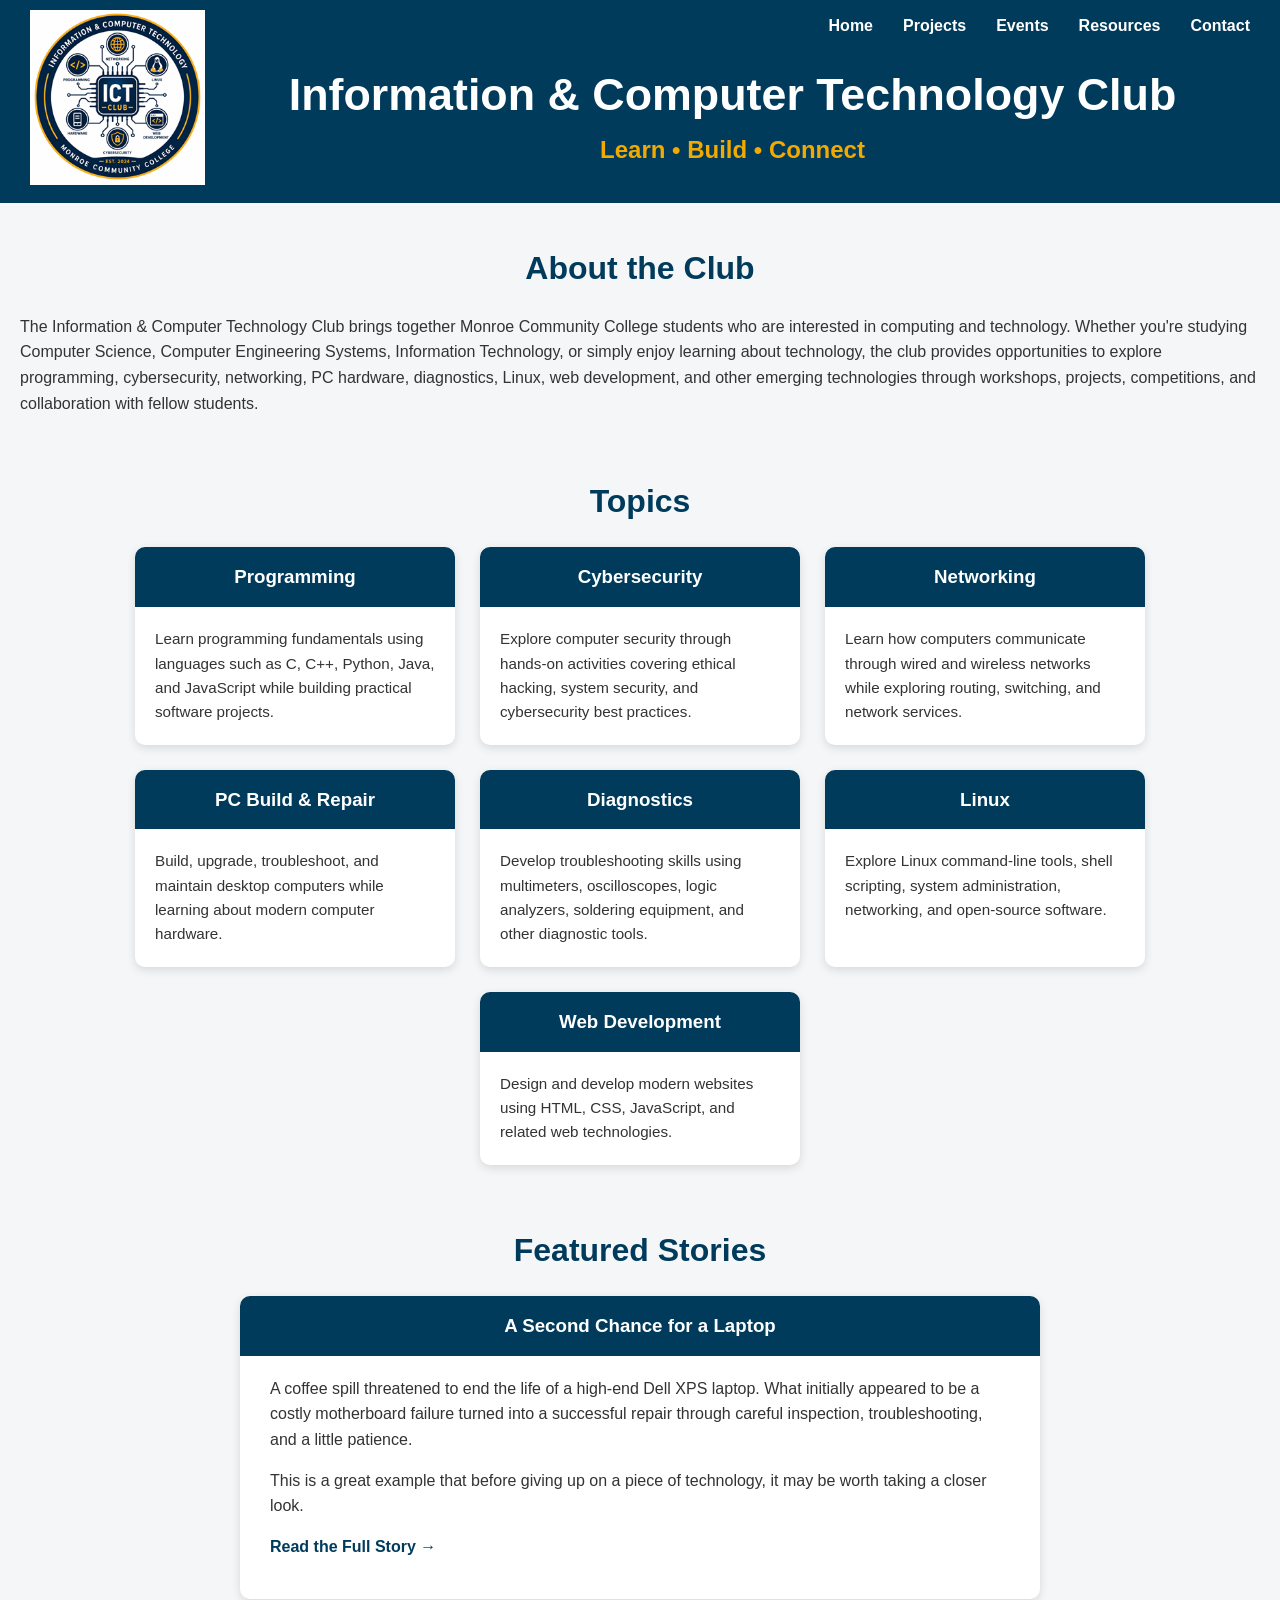
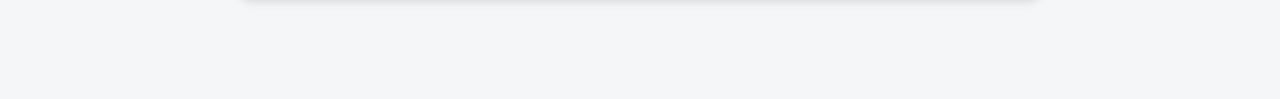
<file: index.html>
<!DOCTYPE html>

<!--
===========================================================
FILE:       index.html

DESCRIPTION:
    Home page for the Monroe Community College
    Information & Computer Technology Club website.

    This page serves as the primary landing page for
    prospective and current club members. It provides
    an overview of the club, highlights areas of
    interest, and directs visitors to projects,
    events, resources, and contact information.

AUTHOR:
    Monroe Community College
    Information & Computer Technology Club

===========================================================
-->

<html lang="en">

<head>
    <meta charset="UTF-8">
    <meta name="viewport" content="width=device-width, initial-scale=1.0">
    <title>Information & Computer Technology Club</title>
    <link rel="stylesheet" href="styles.css">
    <link rel="icon" type="image/png" href="images/ict_club_logo.png">
</head>

<body>
    <header>
        <div class="header-layout">
            <div class="logo">
                <a href="index.html">
                    <img src="images/ict_club_logo.png" alt="ICT Club Logo">
                </a>
            </div>

            <div class="header-content">
                <nav>
                    <ul class="nav-links">
                        <li><a href="index.html">Home</a></li>
                        <li><a href="projects.html">Projects</a></li>
                        <li><a href="events.html">Events</a></li>
                        <li><a href="resources.html">Resources</a></li>
                        <li><a href="contact.html">Contact</a></li>
                    </ul>
                </nav>

                <div class="hero">
                    <h1>Information &amp; Computer Technology Club</h1>
                    <h2>Learn • Build • Connect</h2>
                </div>
            </div>
        </div>
    </header>

    <main>
        <section id="about">
            <h2>About the Club</h2>
            <p>
                The Information & Computer Technology Club brings together
                Monroe Community College students who are interested in
                computing and technology.
                Whether you're studying Computer Science,
                Computer Engineering Systems,
                Information Technology,
                or simply enjoy learning about technology,
                the club provides opportunities to explore programming,
                cybersecurity,
                networking,
                PC hardware,
                diagnostics,
                Linux,
                web development,
                and other emerging technologies through workshops,
                projects,
                competitions,
                and collaboration with fellow students.
            </p>
        </section>

        <section id="topics">
            <h2>Topics</h2>
            <div class="card-container">
                <div class="card">
                    <h3>Programming</h3>
                    <p>
                        Learn programming fundamentals using languages
                        such as C, C++, Python, Java, and JavaScript
                        while building practical software projects.
                    </p>
                </div>
                <div class="card">
                    <h3>Cybersecurity</h3>
                    <p>
                        Explore computer security through hands-on
                        activities covering ethical hacking,
                        system security,
                        and cybersecurity best practices.
                    </p>
                </div>
                <div class="card">
                    <h3>Networking</h3>
                    <p>
                        Learn how computers communicate through
                        wired and wireless networks while exploring
                        routing, switching, and network services.
                    </p>
                </div>
                <div class="card">
                    <h3>PC Build & Repair</h3>
                    <p>
                        Build, upgrade, troubleshoot,
                        and maintain desktop computers while learning
                        about modern computer hardware.
                    </p>
                </div>
                <div class="card">
                    <h3>Diagnostics</h3>
                    <p>
                        Develop troubleshooting skills using
                        multimeters,
                        oscilloscopes,
                        logic analyzers,
                        soldering equipment,
                        and other diagnostic tools.
                    </p>
                </div>
                <div class="card">
                    <h3>Linux</h3>
                    <p>
                        Explore Linux command-line tools,
                        shell scripting,
                        system administration,
                        networking,
                        and open-source software.
                    </p>
                </div>
                <div class="card">
                    <h3>Web Development</h3>
                    <p>
                        Design and develop modern websites using
                        HTML,
                        CSS,
                        JavaScript,
                        and related web technologies.
                    </p>
                </div>
            </div>
        </section>
        <section id="featured-story">
            <h2>Featured Stories</h2>

            <div class="featured-story-card">
                <h3>A Second Chance for a Laptop</h3>
                <p>
                    A coffee spill threatened to end the life of a
                    high-end Dell XPS laptop. What initially appeared
                    to be a costly motherboard failure turned into
                    a successful repair through careful inspection,
                    troubleshooting, and a little patience.
                </p>
                <p>
                    This is a great example that before giving
                    up on a piece of technology, it may be worth
                    taking a closer look.
                </p>
                <p>
                    <a href="laptop-repair.html" >
                        Read the Full Story &rarr;
                    </a>
                </p>
            </div>

        </section>
    </main>
</file>
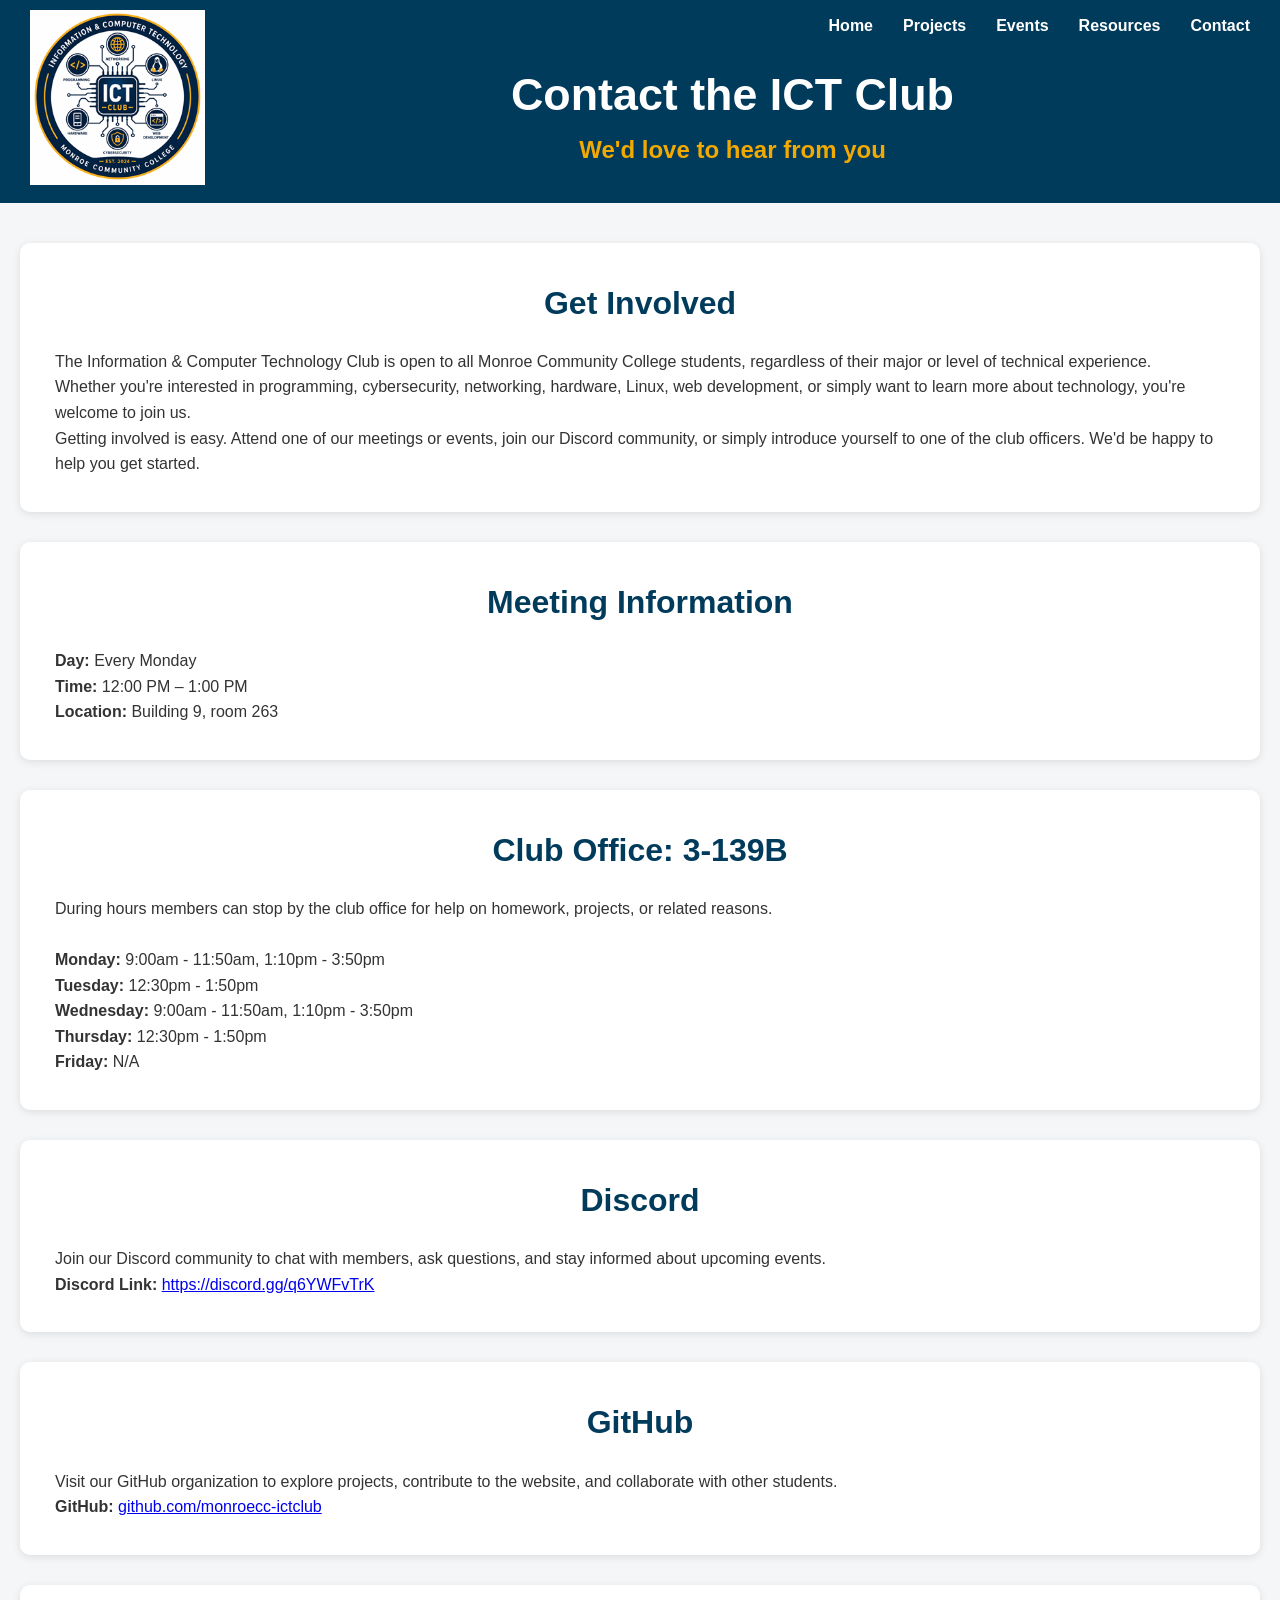
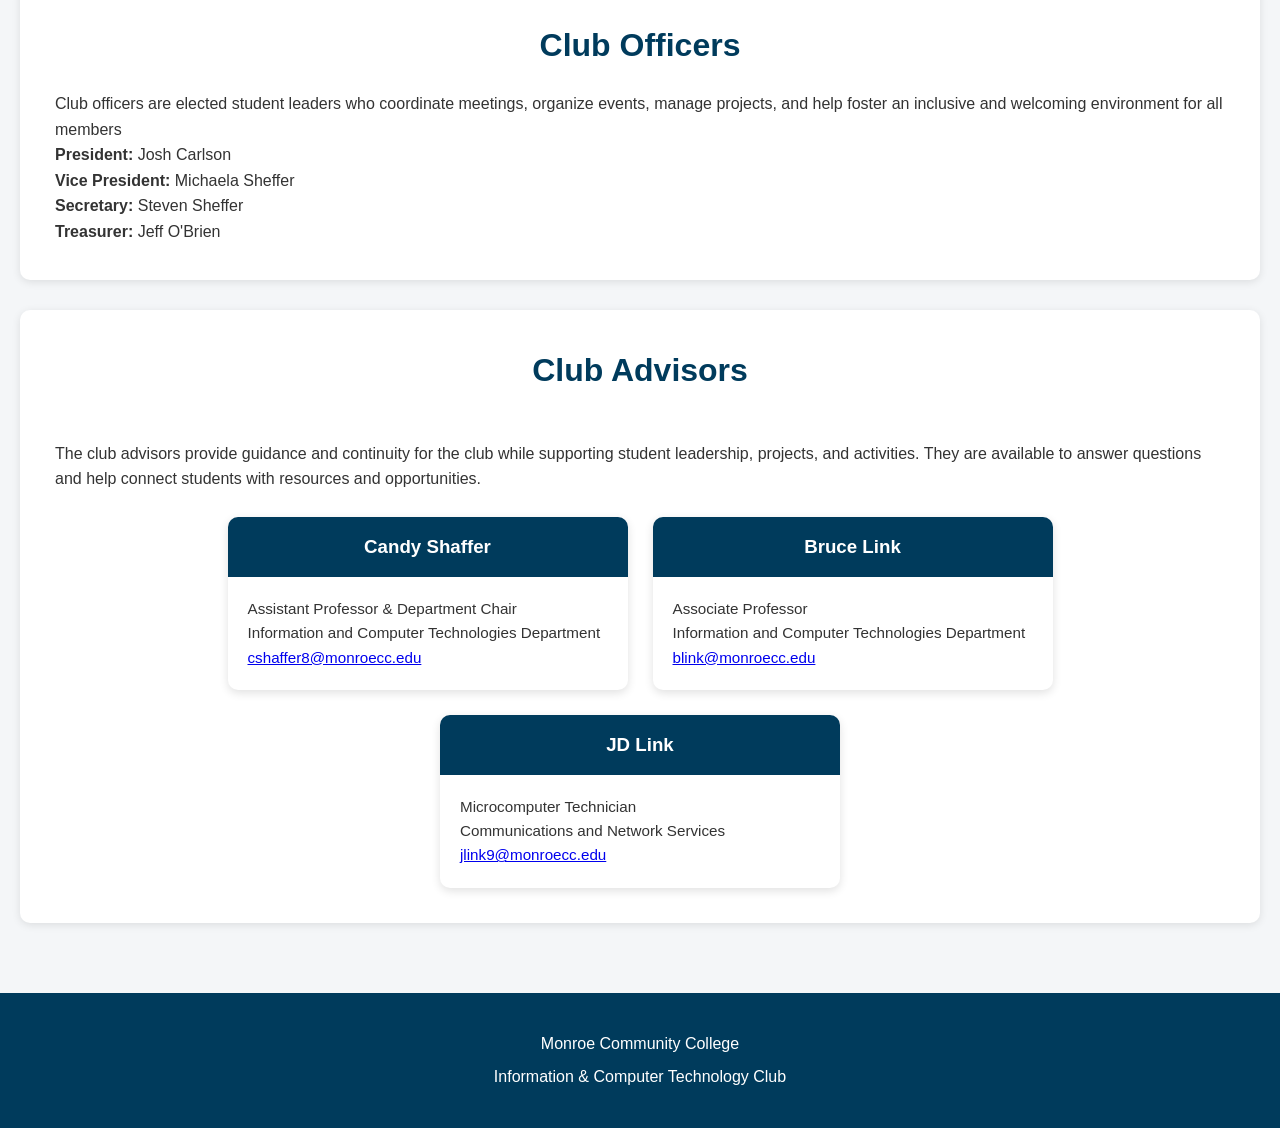
<file: contact.html>
<!DOCTYPE html>

<!--
===========================================================
FILE:       contact.html

DESCRIPTION:
    Contact page for the Monroe Community College
    Information & Computer Technology Club website.

    Provides information on how to get involved with
    the club, including meeting information, Discord,
    GitHub, club officers, and faculty advisors.

AUTHOR:
    Monroe Community College
    Information & Computer Technology Club

===========================================================
-->

<html lang="en">

<head>
    <meta charset="UTF-8">
    <meta name="viewport" content="width=device-width, initial-scale=1.0">
    <title>Contact - ICT Club</title>
    <link rel="stylesheet" href="styles.css">
    <link rel="icon" type="image/png" href="images/ict_club_logo.png">
</head>

<body>
    <header>
        <div class="header-layout">
            <div class="logo">
                <a href="index.html">
                    <img src="images/ict_club_logo.png" alt="ICT Club Logo">
                </a>
            </div>

            <div class="header-content">
                <nav>
                    <ul class="nav-links">
                        <li><a href="index.html">Home</a></li>
                        <li><a href="projects.html">Projects</a></li>
                        <li><a href="events.html">Events</a></li>
                        <li><a href="resources.html">Resources</a></li>
                        <li><a href="contact.html">Contact</a></li>
                    </ul>
                </nav>

                <div class="hero">
                    <h1>Contact the ICT Club</h1>
                    <h2>We'd love to hear from you</h2>
                </div>
            </div>
        </div>
    </header>

    <main>
        <section class="section-box">
            <h2>Get Involved</h2>
            <p>
                The Information & Computer Technology Club is open to all
                Monroe Community College students, regardless of their major
                or level of technical experience.
            </p>
            <p>
                Whether you're interested in programming, cybersecurity,
                networking, hardware, Linux, web development, or simply want
                to learn more about technology, you're welcome to join us.
            </p>
            <p>
                Getting involved is easy. Attend one of our meetings or
                events, join our Discord community, or simply introduce
                yourself to one of the club officers. We'd be happy to help
                you get started.
            </p>
        </section>

        <section class="section-box">
            <h2>Meeting Information</h2>
            <p>
                <strong>Day:</strong> Every Monday
            </p>
            <p>
                <strong>Time:</strong> 12:00 PM – 1:00 PM
            </p>
            <p>
                <strong>Location:</strong> Building 9, room 263
            </p>
        </section>

	<section class="section-box">
		<h2>Club Office: 3-139B</h2>
		<p>
		During hours members can stop by the club office for help on
		homework, projects, or related reasons.
		</p><br>
		<p>
		<strong>Monday:</strong> 9:00am - 11:50am, 1:10pm - 3:50pm
		<br>
		<strong>Tuesday:</strong> 12:30pm - 1:50pm
		<br>
		<strong>Wednesday:</strong> 9:00am - 11:50am, 1:10pm - 3:50pm
		<br>
		<strong>Thursday:</strong> 12:30pm - 1:50pm
		<br>
		<strong>Friday:</strong> N/A
		</p>
	</section>

        <section class="section-box">
            <h2>Discord</h2>
            <p>
                Join our Discord community to chat with members, ask
                questions, and stay informed about upcoming events.
            </p>
            <p>
                <strong>Discord Link: </strong><a href="https://discord.gg/q6YWFvTrK">https://discord.gg/q6YWFvTrK</a>

            </p>
        </section>

        <section class="section-box">
            <h2>GitHub</h2>
            <p>
                Visit our GitHub organization to explore projects,
                contribute to the website, and collaborate with other
                students.
            </p>
            <p>
                <strong>GitHub:</strong>
                <a href="https://github.com/monroecc-ictclub">
                    github.com/monroecc-ictclub
                </a>
            </p>
        </section>

        <section class="section-box">
            <h2>Club Officers</h2>
            <p>
                Club officers are elected student leaders who coordinate meetings, organize events,
                manage projects, and help foster an inclusive and welcoming environment for all members
            </p>
            <p>
                <strong>President:</strong>
                Josh Carlson
            </p>
            <p>
                <strong>Vice President:</strong>
                Michaela Sheffer
            </p>
            <p>
                <strong>Secretary:</strong>
                Steven Sheffer
            </p>
            <p>
                <strong>Treasurer:</strong>
                Jeff O'Brien
            </p>
        </section>

        <section class="section-box">
            <div class="card-container">

                <h2>Club Advisors</h2>
                <p>
                    The club advisors provide guidance and continuity for the club while
                    supporting student leadership, projects, and activities. They are available
                    to answer questions and help connect students with resources and opportunities.
                </p>

                <div class="card card-wide">
                    <h3>Candy Shaffer</h3>
                    <p>
                        Assistant Professor & Department Chair<br>
                        Information and Computer Technologies Department<br>
                        <a href="mailto:cshaffer8@monroecc.edu">
                            cshaffer8@monroecc.edu
                        </a>
                </div>
                <div class="card card-wide">
                    <h3>Bruce Link</h3>
                    <p>
                        Associate Professor<br>
                        Information and Computer Technologies Department <br>
                        <a href="mailto:blink@monroecc.edu">
                            blink@monroecc.edu
                        </a>
                </div>
                <div class="card card-wide">
                    <h3>JD Link</h3>
                    <p>
                        Microcomputer Technician<br>
                        Communications and Network Services<br>
                        <a href="mailto:jlink9@monroecc.edu">
                            jlink9@monroecc.edu
                        </a>
                </div>
            </div>

        </section>
    </main>

    <footer>
        <p>
            Monroe Community College
        </p>
        <p>
            Information &amp; Computer Technology Club
        </p>
    </footer>
</body>

</html>
</file>
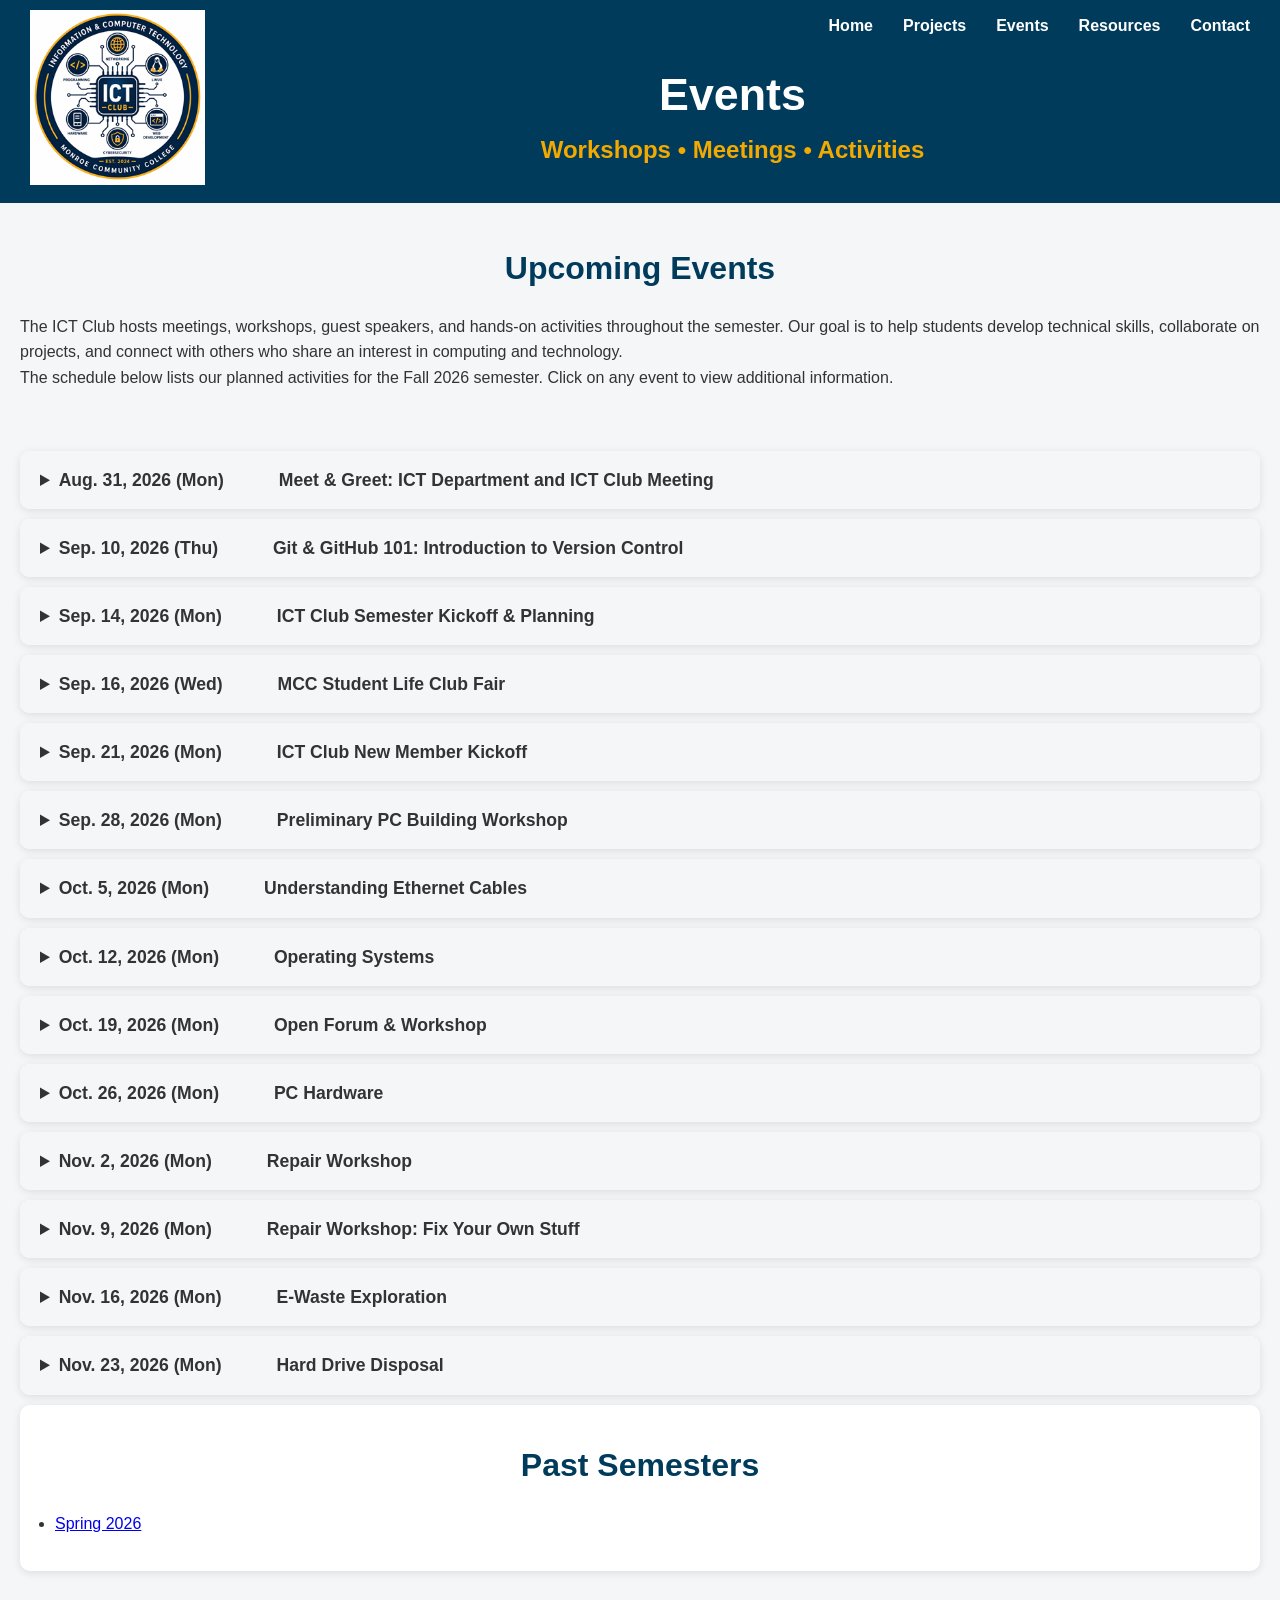
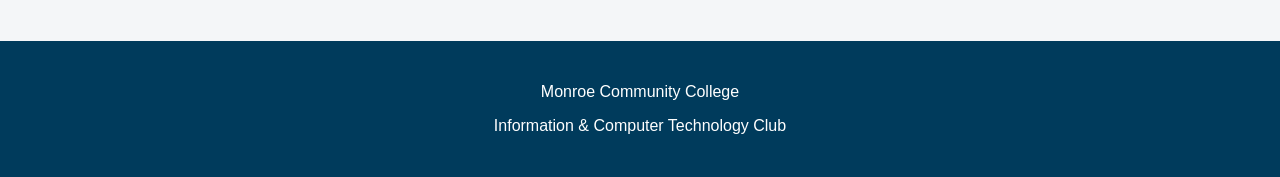
<file: events.html>
<!DOCTYPE html>

<!--
===========================================================
FILE:       events.html
 
DESCRIPTION:
    Events page for the Monroe Community College
    Information & Computer Technology Club website.

    Provides information about upcoming meetings, club 
    events, and workshops.
      
AUTHOR:
    Monroe Community College
    Information & Computer Technology Club
===========================================================
-->

<html lang="en">

<head>
  <meta charset="UTF-8">
  <meta name="viewport" content="width=device-width, initial-scale=1.0">

  <title>Events - ICT Club</title>

  <link rel="stylesheet" href="styles.css">
  <link rel="icon" type="image/png" href="images/ict_club_logo.png">

</head>

<body>
  <header>
    <div class="header-layout">
      <div class="logo">
        <a href="index.html">
          <img src="images/ict_club_logo.png" alt="ICT Club Logo">
        </a>
      </div>

      <div class="header-content">
        <nav>
          <ul class="nav-links">
            <li><a href="index.html">Home</a></li>
            <li><a href="projects.html">Projects</a></li>
            <li><a href="events.html">Events</a></li>
            <li><a href="resources.html">Resources</a></li>
            <li><a href="contact.html">Contact</a></li>
          </ul>
        </nav>

        <div class="hero">
          <h1>Events</h1>
          <h2>Workshops • Meetings • Activities</h2>
        </div>
      </div>
    </div>
  </header>

  <main>
    <!--
    ==================================================
    Main Content
    ==================================================
    -->
    <section>
      <h2>Upcoming Events</h2>
      <p>
        The ICT Club hosts meetings, workshops, guest speakers, and
        hands-on activities throughout the semester. Our goal is to help
        students develop technical skills, collaborate on projects,
        and connect with others who share an interest in computing and
        technology.
      </p>

      <p>

        The schedule below lists our planned activities for the Fall
        2026 semester. Click on any event to view additional information.
      </p>
    </section>

    <!--==================================================
    Event: ICT Meet & Greet
    ==================================================-->
    <details class="accordion">
      <summary class="accordion-summary">
        <span class="event-date"> Aug. 31, 2026 (Mon) </span>
        <span class="event-title"> Meet &amp; Greet: ICT Department and ICT Club Meeting </span>
      </summary>

      <div class="event-content">
       <p>
         The Information &amp; Computer Technologies Department
         and the ICT Club invite you to attend our annual ICT Meet &amp; Greet
         event. This is a great opportunity to learn more about
         our academic programs, meet faculty and staff, connect
         with fellow students, and discover how you can become
         involved with the ICT Club.
       </p>
       
       <h3>What You'll Do</h3>
       <ul>
         <li>Learn about ICT programs and courses</li>
         <li>Meet ICT faculty and staff</li>
         <li>Learn about the ICT Club and student opportunities</li>
         <li>Connect with fellow students</li>
         <li>Enjoy free pizza</li>
       </ul>
       
       <p> <strong>Date:</strong> Monday, August 31, 2026 </p>
       <p> <strong>Time:</strong> 12:00 PM – 1:00 PM </p>
       <p> <strong>Location:</strong> Room 09-263 </p>
       <p> <strong>Skill Level:</strong> Everyone </p>
       <p> <strong>Recommended Prerequisite:</strong> None </p>
     </div>
    </details>

    <!--==================================================
    Event: GitHub 101: Introduction to Version Control 
    ==================================================-->
    <details class="accordion">
      <summary class="accordion-summary">
        <span class="event-date"> Sep. 10, 2026 (Thu) </span>
        <span class="event-title"> Git &amp; GitHub 101: Introduction to Version Control </span>
      </summary>

      <div class="event-content">
       <p>
          The ICT Club invites you to attend our
          <strong>Git &amp; GitHub 101: Introduction to Version
          Control</strong> workshop. Version control has become
          an essential skill for software developers and is now
          widely used throughout industry and open-source
          software projects. This introductory workshop provides
          a hands-on introduction to Git and GitHub while
          explaining how version control helps individuals and
          teams manage software projects more effectively.
       </p>
       
       <h3>What We'll Discuss</h3>
       <ul>
          <li>What is Version Control Software (VCS)?</li>
          <li>Why version control is important</li>
          <li>What is Git?</li>
          <li>What is GitHub?</li>
          <li>How Git and GitHub work together</li>
          <li>Using Git in VS Code and CCS</li>
       </ul>
       
       <p> <strong>Date:</strong> Thursday, September 10, 2026 </p>
       <p> <strong>Time:</strong> 12:00 PM – 1:00 PM </p>
       <p> <strong>Location:</strong> Room 09-263 </p>
       <p> <strong>Skill Level:</strong> Everyone </p>
       <p> <strong>Recommended Prerequisite:</strong> None. 
            This workshop is especially recommended for
            students enrolled in <strong>CPT210</strong> and
            <strong>CSC202</strong>.
       </p>
     </div>
    </details>


    <!--==================================================
    Event: ICT Planning Meeting - Leadership
    ==================================================-->
    <details class="accordion">
      <summary class="accordion-summary">
        <span class="event-date"> Sep. 14, 2026 (Mon) </span>
        <span class="event-title"> ICT Club Semester Kickoff &amp; Planning </span>
      </summary>

      <div class="event-content">
          <p>
            <strong>Let's get the ICT Club ready for the semester!</strong>
          </p>
          
          <p>
            Club officers and interested returning members are invited to help organize
            and plan the upcoming semester. We'll establish priorities, develop activity
            ideas, and prepare for the Student Life Club Fair and upcoming member events.
          </p>   

          <p>
            Member participation is encouraged. This is an opportunity
            to share ideas, suggest workshops, volunteer to assist with
            club activities, and help determine the direction of the ICT
            Club for the semester.
          </p>

          <h3>What We'll Discuss</h3>
            <ul>
                <li>Finalize club officer roles and leadership training</li>
                <li>Review goals and objectives for the semester</li>
                <li>Discuss technical workshops and hands-on activities</li>
                <li>Identify potential guest speakers</li>
                <li>Plan for Student Life Club Fair table</li>
                <li>Determine equipment and material needs</li>
            </ul>
       
          <p> <strong>Date:</strong> Monday, September 14, 2026 </p>
          <p> <strong>Time:</strong> 12:00 PM – 1:00 PM </p>
          <p> <strong>Location:</strong> Room 09-263 </p>
          <p> <strong>Skill Level:</strong> Everyone </p>
          <p> <strong>Recommended Prerequisite:</strong> None</p>
     </div>
    </details>

   

    <!--==================================================
    Event: MCC Student Life Club Fair 
    ==================================================-->
    <details class="accordion">
      <summary class="accordion-summary">
        <span class="event-date"> Sep. 16, 2026 (Wed) </span>
        <span class="event-title"> MCC Student Life Club Fair </span>
      </summary>

      <div class="event-content">
          <p>
            The ICT Club will participate in the Monroe Community
            College Student Life Club Fair. This annual event brings
            together student organizations from across the college,
            providing an opportunity for students to learn about the
            many clubs and activities available at MCC.
          </p>

          <p>
              Visit the ICT Club table to meet club members, learn about
              upcoming workshops and projects, ask questions about the
              club, and discover how you can get involved. Whether you
              are interested in programming, cybersecurity, networking,
              Linux, embedded systems, hardware, or simply enjoy
              technology, we encourage you to stop by and say hello.
          </p>

          <h3>What We'll Discuss</h3>
            <ul>
              <li>Meet ICT Club members and officers</li>
              <li>Learn about the club and upcoming activities</li>
              <li>Ask questions about workshops and projects</li>
              <li>Discover opportunities to get involved</li>
              <li>Meet representatives from other MCC student organizations</li>
            </ul>
       
          <p> <strong>Date:</strong> Wednesday, September 16, 2026 </p>
          <p> <strong>Time:</strong> 11:30 AM – 1:30 PM </p>
          <p> <strong>Location:</strong> Building 03 Atrium </p>
          <p> <strong>Skill Level:</strong> Everyone </p>
          <p> <strong>Recommended Prerequisite:</strong> None</p>
      </div>
    </details>

  <!--==================================================
    Event: ICT Kickoff Member Meeting 
    ==================================================-->
    <details class="accordion">
      <summary class="accordion-summary">
        <span class="event-date"> Sep. 21, 2026 (Mon) </span>
        <span class="event-title"> ICT Club New Member Kickoff </span>
      </summary>

      <div class="event-content">
          <p>
            <strong>New members and returning members are welcome!</strong>
          </p>
          <p>
             Interested in technology, hands-on projects, or getting more involved
             with the ICT Club? Join us for our New Member Kickoff to learn what the 
             club is all about.
          </p>
          <p>
             This meeting is a chance to meet other students, connect with
	     club leadership, share your 
             interests, and help shape the activities we'll offer this 
	     semester. Whether you already have
             experience with ICT or are simply curious to learn more, 
	     there's a place for you in the club.
          </p>

          <h3>What We'll Discuss</h3>
            <ul>
                <li>Get to know the ICT Club and meet other members</li>
                <li>Share topics and technologies you'd like to learn</li>
                <li>Discuss guest speakers and special activities</li>
                <li>Find opportunities to volunteer and get involved</li>
                <li>Help shape the club's plans for the semester</li>
            </ul>
       
          <p> <strong>Date:</strong> Monday, September 21, 2026 </p>
          <p> <strong>Time:</strong> 12:00 PM – 1:00 PM </p>
          <p> <strong>Location:</strong> Room 09-263 </p>
          <p> <strong>Skill Level:</strong> Everyone </p>
          <p> <strong>Recommended Prerequisite:</strong> None</p>
     </div>
    </details>
   
    <!--==================================================
    Preliminary PC Building Workshop 
    ==================================================-->
    <details class="accordion">
      <summary class="accordion-summary">
        <span class="event-date"> Sep. 28, 2026 (Mon) </span>
        <span class="event-title"> Preliminary PC Building Workshop </span>
      </summary>

      <div class="event-content">
          <p>
            Learn the fundamentals of building a computer and the nuances 
	    of different parts. During this workshop, students will discuss
	    and develop a plan to design their own systems based on needs 
	    and budget.
          </p>

          <p>
            This session is the planning stage for future building 
	    workshops. In follow-up workshops, members will bring in the 
	    purchased parts and assemble their systems with help available
	    from other members or officers.
          </p>

          <h3>What We'll Discuss</h3>
            <ul>
               <li>Why build a machine rather than buy one prebuilt</li>
               <li>The different categories of parts that go into a computer</li>
               <li>How the parts physically interface with each other</li>
               <li>How to build around a budget</li>
               <li>Peripheral devices</li>
               <li>Operating systems to be used</li>
            </ul>
       
          <p> <strong>Date:</strong> Monday, September 28, 2026 </p>
          <p> <strong>Time:</strong> 12:00 PM – 1:00 PM </p>
          <p> <strong>Location:</strong> Room 09-263 </p>
          <p> <strong>Skill Level:</strong> Everyone </p>
          <p> <strong>Recommended Prerequisite:</strong> None</p>
     </div>
    
    </details>


    <!--==================================================
    Soldering Workshop 
    ==================================================-->
    <!--
    <details class="accordion">
      <summary class="accordion-summary">
        <span class="event-date"> TBA </span>
        <span class="event-title"> Learn to Solder Workshop </span>
      </summary>

      <div class="event-content">
          <p>
            Learn the fundamentals of soldering by building a kit to take 
	    home. Using the lab's soldering stations club members will be
	    assembling kits of components together with guidance and help
	    available from other members and officers.
          </p>

          <p>
          </p>

          <h3>What We'll Do</h3>
            <ul>
               <li>Talk about the project</li>
               <li>Learn how soldering works</li>
               <li>Learn how the parts physically interact with each 
		       other</li>
               <li>Building a fun kit</li>
            </ul>
       
          <p> <strong>Date:</strong> TBA </p>
          <p> <strong>Time:</strong> 12:00 PM – 1:00 PM </p>
          <p> <strong>Location:</strong> Room 09-263 </p>
          <p> <strong>Skill Level:</strong> Everyone </p>
          <p> <strong>Recommended Prerequisite:</strong> None</p>
     </div>
    </details>
    -->
    <!--==================================================
    Event: Understanding Ethernet Cables 
    ==================================================-->
    <details class="accordion">
      <summary class="accordion-summary">
        <span class="event-date"> Oct. 5, 2026 (Mon) </span>
        <span class="event-title"> Understanding Ethernet Cables </span>
      </summary>

      <div class="event-content">
          <p>
            Learn the fundamentals of Ethernet cabling and discover why
            different cable types matter in computer networking. During this
            hands-on workshop, students will explore the differences between
            UTP (Unshielded Twisted Pair) and STP (Shielded Twisted Pair)
            cables, understand Ethernet cable categories (Cat5e, Cat6, Cat6a,
            and beyond), and learn when each type is used.
          </p>

          <p>
            Participants will also gain practical experience by creating their
            own Ethernet patch cable using professional networking tools.
            You'll learn how to correctly arrange conductors, terminate RJ-45
            connectors, and test your finished cable to ensure it works
            properly.
          </p>

          <h3>What We'll Discuss</h3>
            <ul>
               <li>How Ethernet cables transmit network data</li>
               <li>The differences between UTP and STP cabling</li>
               <li>Understanding Ethernet cable categories (Cat5e, Cat6, Cat6a, and more)</li>
               <li>When and why different cable types are used</li>
               <li>How to build and terminate an Ethernet cable</li>
               <li>Testing a completed cable for proper connectivity</li>
            </ul>
       
          <p> <strong>Date:</strong> Monday, October 5, 2026 </p>
          <p> <strong>Time:</strong> 12:00 PM – 1:00 PM </p>
          <p> <strong>Location:</strong> Room 09-263 </p>
          <p> <strong>Skill Level:</strong> Everyone </p>
          <p> <strong>Recommended Prerequisite:</strong> None</p>
      </div>
    </details>


    <!--==================================================
    Event: Operating Systems 
    ==================================================-->
    <details class="accordion">
      <summary class="accordion-summary">
        <span class="event-date"> Oct. 12, 2026 (Mon) </span>
        <span class="event-title"> Operating Systems </span>
      </summary>

      <div class="event-content">
          <p>
            Learn the differences between a few select operating systems
            and find out which one suits you best. Learn how to create a
            live boot USB drive, try out an operating system without
            changing your computer, and install the system of your choice.
          </p>

          <p>
            Participants will leave the workshop knowing the basics of
            today's choice of operating systems and be able to install them.
            Some participants may leave the workshop with a clean
            installation on a computer they bring with them.
          </p>

          <h3>What We'll Discuss</h3>
            <ul>
               <li>Different kinds of operating systems</li>
               <li>What a live boot USB drive is and why it's useful</li>
               <li>Choosing and downloading an installation image (ISO)</li>
               <li>Methods of installation</li>
            </ul>

          <h3>What We'll Do</h3>
            <ul>
               <li>Create a live boot USB drive</li>
               <li>Boot a computer from the live USB drive</li>
               <li>Demonstrate a Linux distribution</li>
               <li>Install an operating system</li>
            </ul>

          <h3>Operating Systems We'll Cover</h3>
            <ul>
               <li>Windows 11</li>
               <li>Arch Linux</li>
               <li>Debian</li>
               <li>Ubuntu</li>
               <li>Linux Mint</li>
               <li>Fedora</li>
               <li>Gentoo</li>
            </ul>
       
          <p> <strong>Date:</strong> Monday, October 12, 2026 </p>
          <p> <strong>Time:</strong> 12:00 PM – 1:00 PM </p>
          <p> <strong>Location:</strong> Room 09-263 </p>
          <p> <strong>Skill Level:</strong> Everyone </p>
          <p> <strong>Recommended Prerequisite:</strong> None</p>
          <p> <strong>What to Bring:</strong> It would be helpful to bring your own USB storage device (8 GB or larger) to create a live boot drive. Any data on it will be erased.</p>
      </div>
    </details>


    <!--==================================================
    Event: Open Forum & Workshop
    ==================================================-->
    <details class="accordion">
      <summary class="accordion-summary">
        <span class="event-date"> Oct. 19, 2026 (Mon) </span>
        <span class="event-title"> Open Forum &amp; Workshop </span>
      </summary>

      <div class="event-content">
          <p>
            This week the floor is yours. Bring your questions, projects,
            and ideas to an open session where members set the agenda.
            Get help with a problem you're stuck on, follow up on a past
            workshop, or show off something you've been working on.
          </p>

          <p>
            Officers and members will be on hand to troubleshoot, share
            what they know, and work through things together. It's also a
            great chance to suggest topics for future workshops and meet
            other members of the club.
          </p>

          <h3>Ideas for the Session</h3>
            <ul>
               <li>Ask questions about anything tech-related</li>
               <li>Get help with a computer, class, or personal project</li>
               <li>Revisit material from a previous workshop</li>
               <li>Share a project you're working on</li>
               <li>Suggest topics for upcoming events</li>
            </ul>
       
          <p> <strong>Date:</strong> Monday, October 19, 2026 </p>
          <p> <strong>Time:</strong> 12:00 PM – 1:00 PM </p>
          <p> <strong>Location:</strong> Room 09-245 </p>
          <p> <strong>Skill Level:</strong> Everyone </p>
          <p> <strong>Recommended Prerequisite:</strong> None</p>
      </div>
    </details>


    <!--==================================================
    Event: PC Hardware Deep Dive
    ==================================================-->
    <details class="accordion">
      <summary class="accordion-summary">
        <span class="event-date"> Oct. 26, 2026 (Mon) </span>
        <span class="event-title"> PC Hardware </span>
      </summary>

      <div class="event-content">
          <p>
            Ever wondered what's actually inside your computer? This
            workshop is your chance to see and handle the real parts
            that make up a personal computer, from the processor and
            memory to the power supply and case.
          </p>

          <p>
            Potentially building on our earlier PC building workshop, 
            participants will get hands-on experience putting a computer 
            together.
            Members will install components, connect cables, and
            assemble a system with help available from other members
            and officers.
          </p>

          <p>
            We'll have some machines on hand to take apart and
            tinker with. If you have spare parts or an old PC of your
            own, feel free to bring them along, but you don't need
            to bring anything.
          </p>

          <h3>What We'll Do</h3>
            <ul>
               <li>See and handle real computer components up close</li>
               <li>Identify each part and where it goes in the system</li>
               <li>Install parts into a system</li>
               <li>Connect power and data cables</li>
               <li>Power on the finished system</li>
            </ul>

          <p> <strong>Date:</strong> Monday, October 26, 2026 </p>
          <p> <strong>Time:</strong> 12:00 PM – 1:00 PM </p>
          <p> <strong>Location:</strong> Room 09-263 </p>
          <p> <strong>Skill Level:</strong> Everyone </p>
          <p> <strong>Recommended Prerequisite:</strong> None</p>
      </div>
    </details>


    <!--==================================================
    Event: Repair Workshop
    ==================================================-->
    <details class="accordion">
      <summary class="accordion-summary">
        <span class="event-date"> Nov. 2, 2026 (Mon) </span>
        <span class="event-title"> Repair Workshop </span>
      </summary>

      <div class="event-content">
          <p>
            Got a device that's acting up? This workshop is all
            about repair. Bring a laptop, desktop, phone, or other
            gadget that needs some attention, and work through the
            problem together with other members and officers.
          </p>

          <p>
            Whether you're troubleshooting a slow computer, replacing a part,
            or just curious how things get fixed, everyone is welcome
            to drop in, ask questions, and lend a hand.
          </p>

          <h3>Ideas for the Session</h3>
            <ul>
               <li>Diagnose a device that won't start or keeps crashing</li>
               <li>Clean up and speed up a slow computer</li>
               <li>Replace parts like storage or memory</li>
               <li>Learn basic troubleshooting steps</li>
               <li>Ask questions about anything tech-related</li>
            </ul>

          <p> <strong>Date:</strong> Monday, November 2, 2026 </p>
          <p> <strong>Time:</strong> 12:00 PM – 1:00 PM </p>
          <p> <strong>Location:</strong> Room 09-263 </p>
          <p> <strong>Skill Level:</strong> Everyone </p>
          <p> <strong>Recommended Prerequisite:</strong> None</p>
      </div>
    </details>


    <!--==================================================
    Event: Repair Workshop: Fix Your Own Stuff
    ==================================================-->
    <details class="accordion">
      <summary class="accordion-summary">
        <span class="event-date"> Nov. 9, 2026 (Mon) </span>
        <span class="event-title"> Repair Workshop: Fix Your Own Stuff </span>
      </summary>

      <div class="event-content">
          <p>
            When something breaks, replacing it isn't the only option.
            This workshop opens with a short presentation on why it's
            important to be able to fix your own devices: saving money,
            keeping electronics out of landfills, and understanding the
            technology you rely on every day. 
         </p>
          <p>
            We'll also talk about the
            right to repair movement, which pushes for laws that give
            people access to the parts, tools, and information needed
            to fix what they own.
          </p>

          <p>
            After the presentation, we'll put it into practice.
            Participants can work through real repairs with help from
            officers and other members, learning how to find the
            problem, take a device apart safely, and put it back
            together working.
          </p>

          <h3>What We'll Discuss</h3>
            <ul>
               <li>Why being able to repair your own devices matters</li>
               <li>The cost of replacing versus repairing</li>
               <li>How repair reduces electronic waste</li>
               <li>What the right to repair movement is fighting for</li>
               <li>Where to find repair guides, tools, and parts</li>
            </ul>

          <h3>What We'll Do</h3>
            <ul>
               <li>Diagnose common hardware problems</li>
               <li>Safely open up and work on a device</li>
               <li>Replace or reseat parts</li>
               <li>Test a device after a repair</li>
            </ul>

          <p> <strong>Date:</strong> Monday, November 9, 2026 </p>
          <p> <strong>Time:</strong> 12:00 PM – 1:00 PM </p>
          <p> <strong>Location:</strong> Room 09-263 </p>
          <p> <strong>Skill Level:</strong> Everyone </p>
          <p> <strong>Recommended Prerequisite:</strong> None</p>
      </div>
    </details>


    <!--==================================================
    Event: E-Waste Exploration
    ==================================================-->
    <details class="accordion">
      <summary class="accordion-summary">
        <span class="event-date"> Nov. 16, 2026 (Mon) </span>
        <span class="event-title"> E-Waste Exploration </span>
      </summary>

      <div class="event-content">
          <p>
            Plenty of what ends up in the e-waste bins isn't really
            dead. This week we'll go through the e-waste bins
            on campus to see what's been thrown out and
            look for devices and parts that can still be fixed.
          </p>

          <p>
            It's a chance to use what we've covered in the last few
            repair workshops on real hardware. Figure out
            what's wrong with a device, decide whether it's worth fixing,
            and save useful parts along the way.
          </p>

          <h3>What We'll Do</h3>
            <ul>
               <li>Look through the school's e-waste bins for devices and parts</li>
               <li>Sort finds into fixable, salvageable for parts, or recycle</li>
               <li>Diagnose what's wrong with the most promising finds</li>
               <li>Attempt repairs and test what we bring back to life</li>
               <li>Talk about how much usable tech gets thrown away</li>
            </ul>

          <p> <strong>Date:</strong> Monday, November 16, 2026 </p>
          <p> <strong>Time:</strong> 12:00 PM – 1:00 PM </p>
          <p> <strong>Location:</strong> Room 09-263 </p>
          <p> <strong>Skill Level:</strong> Everyone </p>
          <p> <strong>Recommended Prerequisite:</strong> None</p>
      </div>
    </details>


    <!--==================================================
    Event: Hard Drive Disposal
    ==================================================-->
    <details class="accordion">
      <summary class="accordion-summary">
        <span class="event-date"> Nov. 23, 2026 (Mon) </span>
        <span class="event-title"> Hard Drive Disposal </span>
      </summary>

      <div class="event-content">
          <p>
            The school has a batch of old hard drives that need to be
            disposed of, and we're going to help. Just throwing a drive
            away can leave data on it that someone else could recover,
            so getting rid of storage the right way takes some care.
          </p>

          <p>
            We'll start by talking about how to wipe drives: what
            happens when you delete a file, why that isn't enough, and
            which methods actually make data unrecoverable. Then we'll
            take the drives out of their slot adapters and destroy them.
          </p>

          <h3>What We'll Discuss</h3>
            <ul>
               <li>Why deleted data can still be recovered</li>
               <li>Methods for securely wiping a drive</li>
               <li>When physical destruction is the right choice</li>
            </ul>

          <h3>What We'll Do</h3>
            <ul>
               <li>Remove hard drives from their slot adapters</li>
               <li>Physically destroy the drives</li>
            </ul>

          <p class="event-notice">
            Bring your own screwdriver !!
          </p>

          <p> <strong>Date:</strong> Monday, November 23, 2026 </p>
          <p> <strong>Time:</strong> 12:00 PM – 1:00 PM </p>
          <p> <strong>Location:</strong> Building 6, First Floor </p>
          <p> <strong>Skill Level:</strong> Everyone </p>
          <p> <strong>Recommended Prerequisite:</strong> None</p>
      </div>
    </details>


    <!--==================================================
    Archive Section
    ==================================================-->
   <section class="section-box">
        <h2>Past Semesters</h2>
        <ul>
            <li>
                <a href="archive/events_spring_2026.html"> Spring 2026 </a>
            </li>
        </ul>
    </section>   
  </main>

  <footer>
    <p> Monroe Community College </p>
    <p> Information &amp; Computer Technology Club </p>
  </footer>
</body>

</html>
</file>
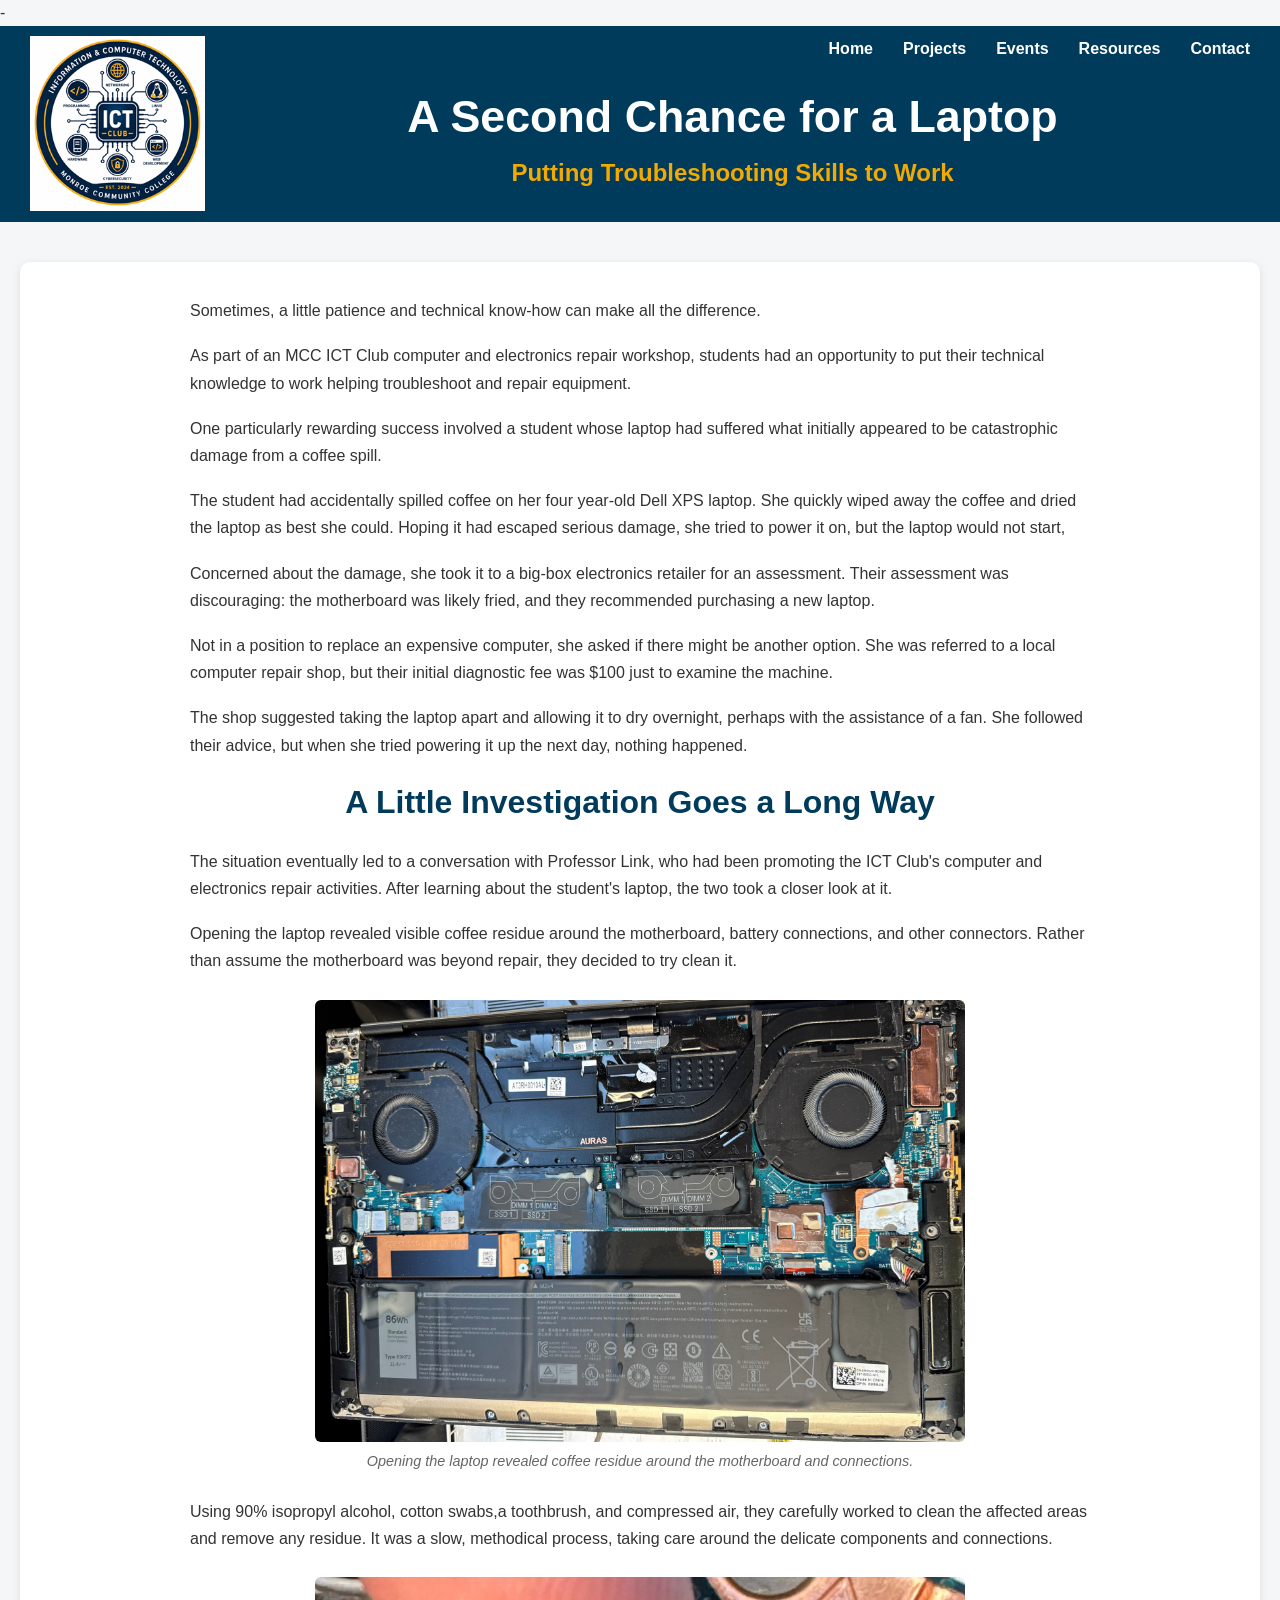
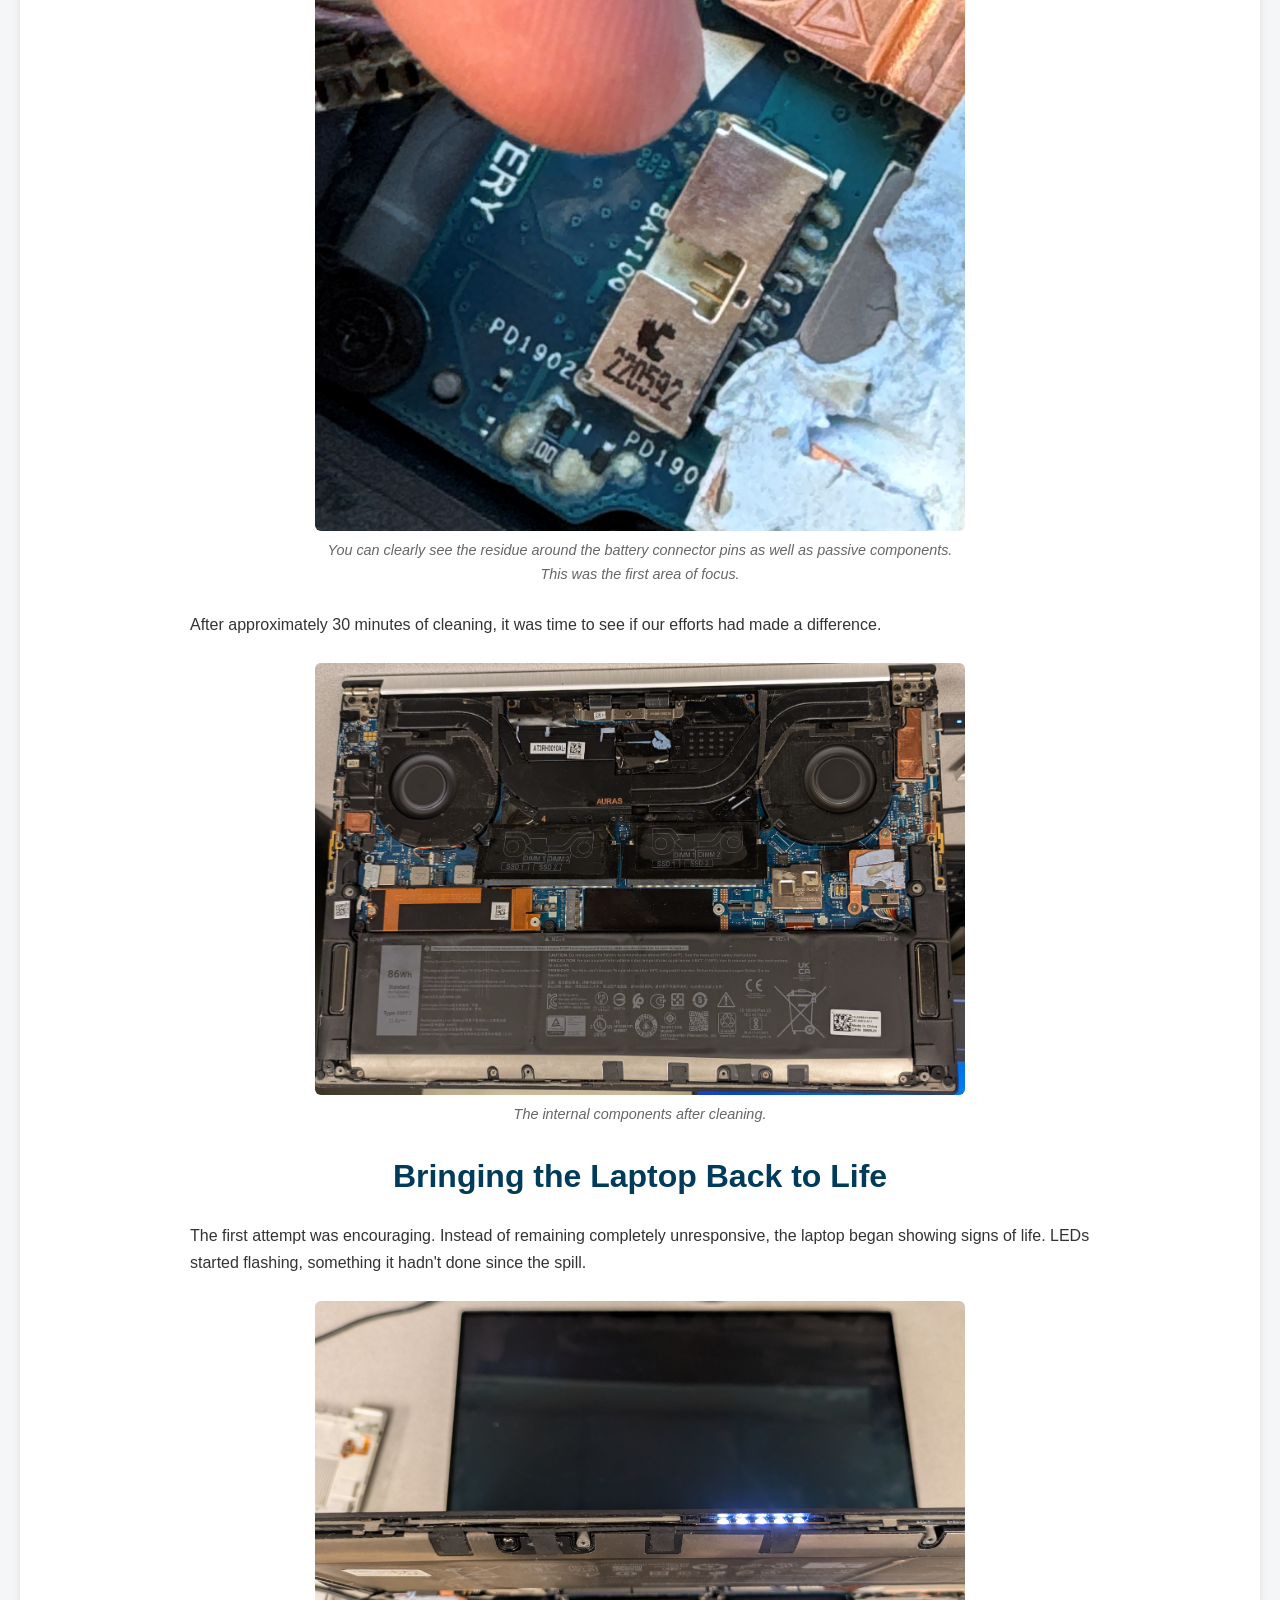
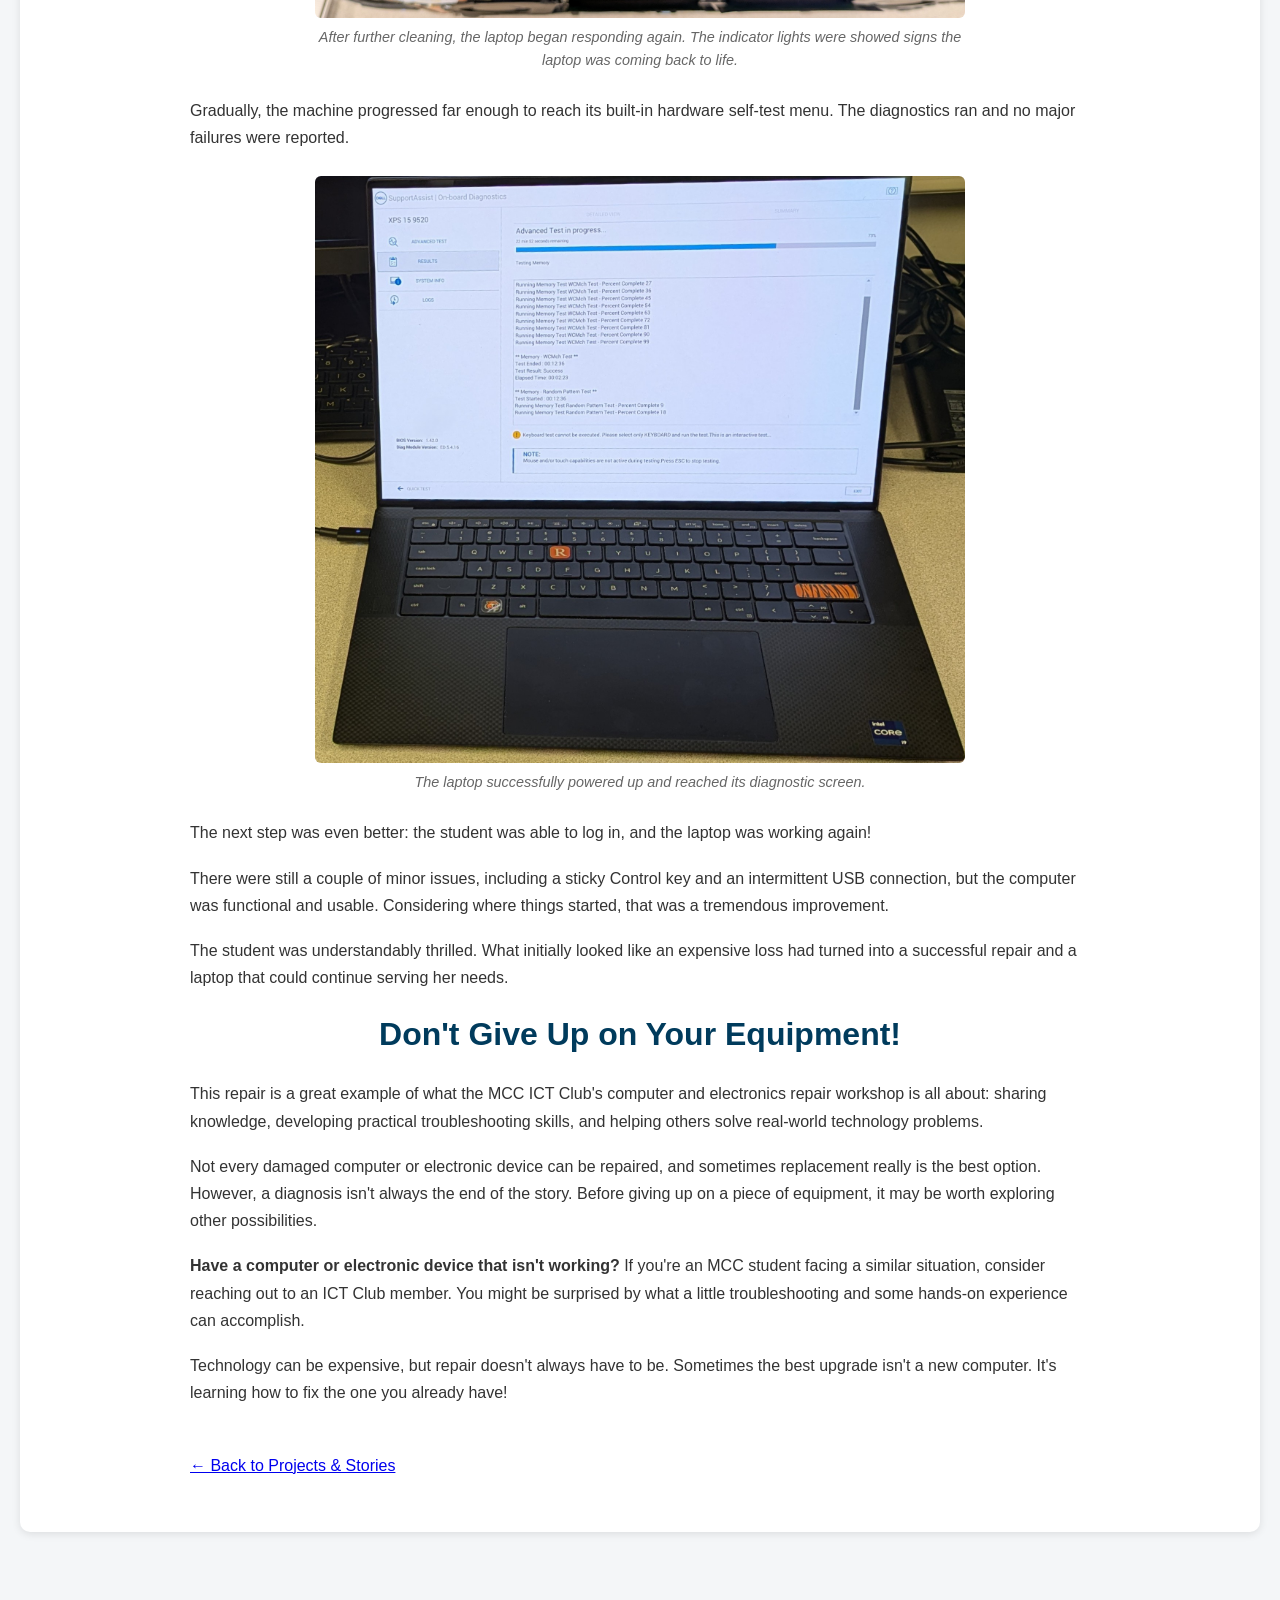
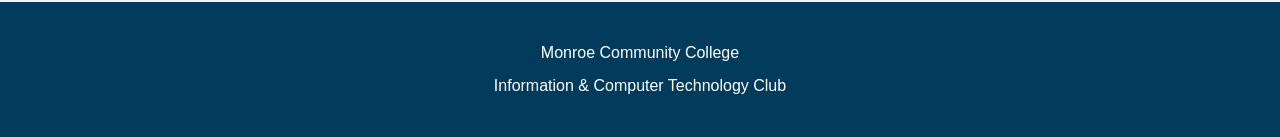
<file: laptop-repair.html>
-
<!DOCTYPE html>

<!--
===========================================================
FILE:       laptop-repair.html

DESCRIPTION:
    Success story highlighting a laptop repair during an
    MCC Information & Computer Technology Club workshop.

AUTHOR:
    Monroe Community College
    Information & Computer Technology Club
===========================================================
-->

<html lang="en">

<head>
    <meta charset="UTF-8">
    <meta name="viewport" content="width=device-width, initial-scale=1.0">

    <title>A Second Chance for a Laptop - ICT Club</title>

    <link rel="stylesheet" href="styles.css">
    <link rel="icon" type="image/png" href="images/ict_club_logo.png">
</head>

<body>

    <header>
        <div class="header-layout">

            <div class="logo">
                <a href="index.html">
                    <img src="images/ict_club_logo.png"
                         alt="ICT Club Logo">
                </a>
            </div>

            <div class="header-content">

                <nav>
                    <ul class="nav-links">
                        <li><a href="index.html">Home</a></li>
                        <li><a href="projects.html">Projects</a></li>
                        <li><a href="events.html">Events</a></li>
                        <li><a href="resources.html">Resources</a></li>
                        <li><a href="contact.html">Contact</a></li>
                    </ul>
                </nav>

                <div class="hero">
                    <h1>A Second Chance for a Laptop</h1>
                    <h2>Putting Troubleshooting Skills to Work</h2>
                </div>

            </div>
        </div>
    </header>


    <main>

        <section class="section-box">
        
        <div class="article-content">
            <p>
                Sometimes, a little patience and technical
                know-how can make all the difference.
            </p>

            <p>
                As part of an MCC ICT Club computer and electronics
                repair workshop, students had an opportunity to
                put their technical knowledge to work helping
                troubleshoot and repair equipment.
            </p>

            <p>
                One particularly rewarding success involved a
                student whose laptop had suffered what initially
                appeared to be catastrophic damage from a
                coffee spill.
            </p>

            <p>
                The student had accidentally spilled coffee on
                her four year-old Dell XPS laptop. She quickly
                wiped away the coffee and dried the laptop as best she could. 
                Hoping it had escaped serious damage, she tried to power it 
                on, but the laptop would not start,
            </p>

            <p>
                Concerned about the damage, she took it to a big-box electronics
                retailer for an assessment. Their assessment was discouraging:
                the motherboard was likely fried, and they
                recommended purchasing a new laptop.
            </p>

            <p>
                Not in a position to replace an expensive
                computer, she asked if there might be another
                option. She was referred to a local computer
                repair shop, but their initial diagnostic
                fee was $100 just to examine the machine.
            </p>

            <p>
                The shop suggested taking the laptop apart
                and allowing it to dry overnight, perhaps
                with the assistance of a fan. She followed
                their advice, but when she tried powering
                it up the next day, nothing happened.
            </p>


            <h2>A Little Investigation Goes a Long Way</h2>

            <p>
                The situation eventually led to a conversation with Professor 
                Link, who had been promoting the ICT Club's computer and 
                electronics repair activities. After learning about the 
                student's laptop, the two took a closer look at it.
            </p>

            <p>
                Opening the laptop revealed visible coffee
                residue around the motherboard, battery
                connections, and other connectors.
                Rather than assume the motherboard was
                beyond repair, they decided to try clean it.
            </p>

            <figure class="story-image">
                <img
                    src="images/laptop-repair/Laptop_B4_Coffee.jpg"
                    alt="Internal components of the Dell XPS
                    before cleaning, showing the affected areas">
                <figcaption>
                    Opening the laptop revealed coffee residue
                    around the motherboard and connections.
                </figcaption>
            </figure>

            <p>
                Using 90% isopropyl alcohol, cotton swabs,a toothbrush, 
                and compressed air, they carefully worked to clean the 
                affected areas and remove any residue. It was a slow, 
                methodical process, taking care around the delicate components
                and connections.
            </p>

            <figure class="story-image">
                <img
                    src="images/laptop-repair/Laptop_B4_Cleaning.jpg"
                    alt="Close-up of the laptop motherboard
                    during the cleaning process">
                <figcaption>
                    You can clearly see the residue around the battery connector
                    pins as well as passive components. This was the first area 
                    of focus.
                </figcaption>
            </figure>

            <p>
                After approximately 30 minutes of cleaning,
                it was time to see if our efforts had
                made a difference.
            </p>

            <figure class="story-image">
                <img
                    src="images/laptop-repair/Laptop_Cleaned.jpg"
                    alt="Laptop motherboard after cleaning">
                <figcaption>
                    The internal components after cleaning.
                </figcaption>
            </figure>

            <h2>Bringing the Laptop Back to Life</h2>

            <p>
                The first attempt was encouraging. Instead
                of remaining completely unresponsive,
                the laptop began showing signs of life.
                LEDs started flashing, something it hadn't
                done since the spill.
            </p>

            <figure class="story-image">
                <img
                    src="images/laptop-repair/Laptop_self_Test.jpg"
                    alt="Dell XPS laptop showing signs of life
                    during the repair">
                <figcaption>
                    After further cleaning, the laptop began responding
                    again. The indicator lights were showed signs the laptop
                    was coming back to life.
                </figcaption>
            </figure>

            <p>
                Gradually, the machine progressed far enough to reach its 
                built-in hardware self-test menu. The diagnostics ran and 
                no major failures were reported. 
            </p>

            <figure class="story-image">
                <img
                    src="images/laptop-repair/Laptop_Life.jpg"
                    alt="Dell XPS laptop powered on and
                    displaying its diagnostic screen">
                <figcaption>
                    The laptop successfully powered up and reached its 
                    diagnostic screen.
                </figcaption>
            </figure>

            <p>
                The next step was even better: the student
                was able to log in, and the laptop was
                working again!
            </p>

            <p>
                There were still a couple of minor issues,
                including a sticky Control key and an
                intermittent USB connection, but the
                computer was functional and usable.
                Considering where things started,
                that was a tremendous improvement.
            </p>

            <p>
                The student was understandably thrilled.
                What initially looked like an expensive
                loss had turned into a successful repair
                and a laptop that could continue serving
                her needs.
            </p>


            <h2>Don't Give Up on Your Equipment!</h2>

            <p>
                This repair is a great example of what the
                MCC ICT Club's computer and electronics
                repair workshop is all about: sharing
                knowledge, developing practical
                troubleshooting skills, and helping
                others solve real-world technology problems.
            </p>

            <p>
                Not every damaged computer or electronic
                device can be repaired, and sometimes
                replacement really is the best option.
                However, a diagnosis isn't always the
                end of the story. Before giving up on
                a piece of equipment, it may be worth
                exploring other possibilities.
            </p>

            <p>
                <strong>Have a computer or electronic device
                that isn't working?</strong> If you're an
                MCC student facing a similar situation,
                consider reaching out to an ICT Club member.
                You might be surprised by what a little
                troubleshooting and some hands-on
                experience can accomplish.
            </p>

            <p>
                Technology can be expensive, but repair
                doesn't always have to be. Sometimes the
                best upgrade isn't a new computer.
                It's learning how to fix the one you
                already have!
            </p>

            <p>
            <br>
                <a href="projects.html">
                    &larr; Back to Projects &amp; Stories
                </a>
            </p>
        </div>
        </section>

    </main>


    <footer>
        <p>Monroe Community College</p>
        <p>Information &amp; Computer Technology Club</p>
    </footer>

</body>

</html>
</file>
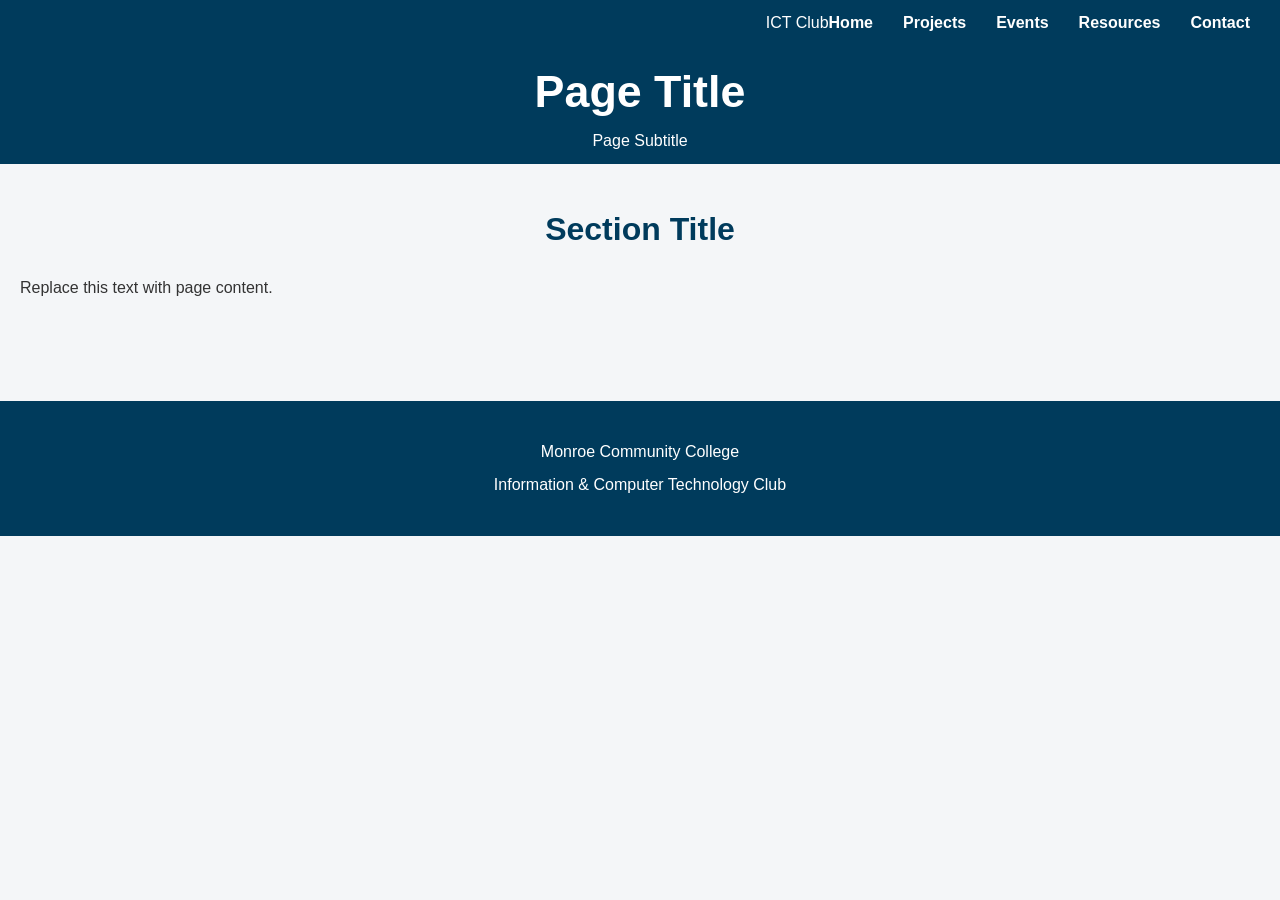
<file: page-template.html>
<!DOCTYPE html>

<!--
===========================================================
FILE:       page-template.html
 
DESCRIPTION:
    Standard HTML page template for the Monroe Community
    College Information & Computer Technology Club website.
    Copy this file when creating a new page.
    
INSTRUCTIONS:
    1. Copy this file.
    2. Rename the copy to the new page name
       (example: projects.html).

    3. Update the DESCRIPTION above so it describes
       the purpose of the new page.

    4. Change the HTML <title> element so it reflects
       the new page. This text appears in the browser tab.

    5. Update the Hero section:
           - Change the page title (<h1>)
           - Change the subtitle

    6. Replace the contents of the <main> element
       with the information for the new page.

    7. Leave the following sections unchanged unless
       you are updating the entire website:
           - Header
           - Navigation
           - Footer

    8. Test the page locally.

    9. Commit your changes to GitHub using a
       descriptive commit message.
    
AUTHOR:
    Monroe Community College
    Information & Computer Technology Club
===========================================================
-->
 
<html lang="en">
 
    <head>
        <meta charset="UTF-8">
        <meta name="viewport"
              content="width=device-width, initial-scale=1.0">
        <!--
            Change the page title below.
        -->

        <title>Page Title - ICT Club</title>

        <link rel="stylesheet"
              href="styles.css">

        <link rel="icon" type="image/png"
              href="images/ict_club_logo.png">

    </head>

  <body>
      <header>
          <nav>
              <div class="logo">
                  ICT Club
              </div>
              <ul class="nav-links">
                  <li><a href="index.html">Home</a></li>
                  <li><a href="projects.html">Projects</a></li>
                  <li><a href="events.html">Events</a></li>
                  <li><a href="resources.html">Resources</a></li>
                  <li><a href="contact.html">Contact</a></li>
              </ul>
          </nav>
       
       <!--==================================================
           Hero Section
   
           Update the page title (<h1>) and subtitle below
           for the page you are creating.
       ==================================================-->
       <div class="hero">
              <h1>Page Title</h1>
              <p class="subtitle">
                  Page Subtitle
              </p>
          </div>
      </header>

      <!--==================================================
      Main Content
      Replace the section below with the content for
      your page.
   
      You may add additional <section> elements as
      needed.
   
      This is the ONLY section of the template that
      should normally be modified.
   
      The header, navigation, and footer should remain
      consistent across all pages.   
      ==================================================-->
      <main>
          <!--
              ==================================================
              Main Content
              ==================================================
          -->
          <section>
              <h2>Section Title</h2>
              <p>
                  Replace this text with page content.
              </p>
          </section>
      </main>
      
  <!--==================================================
      Footer
  
      Normally this section should not be modified.
      Changes here affect the consistency of the
      entire website.
  
  ==================================================-->
   <footer>
          <p>
              Monroe Community College
          </p>
          <p>
              Information &amp; Computer Technology Club
          </p>
      </footer>
  </body>
</html>
</file>
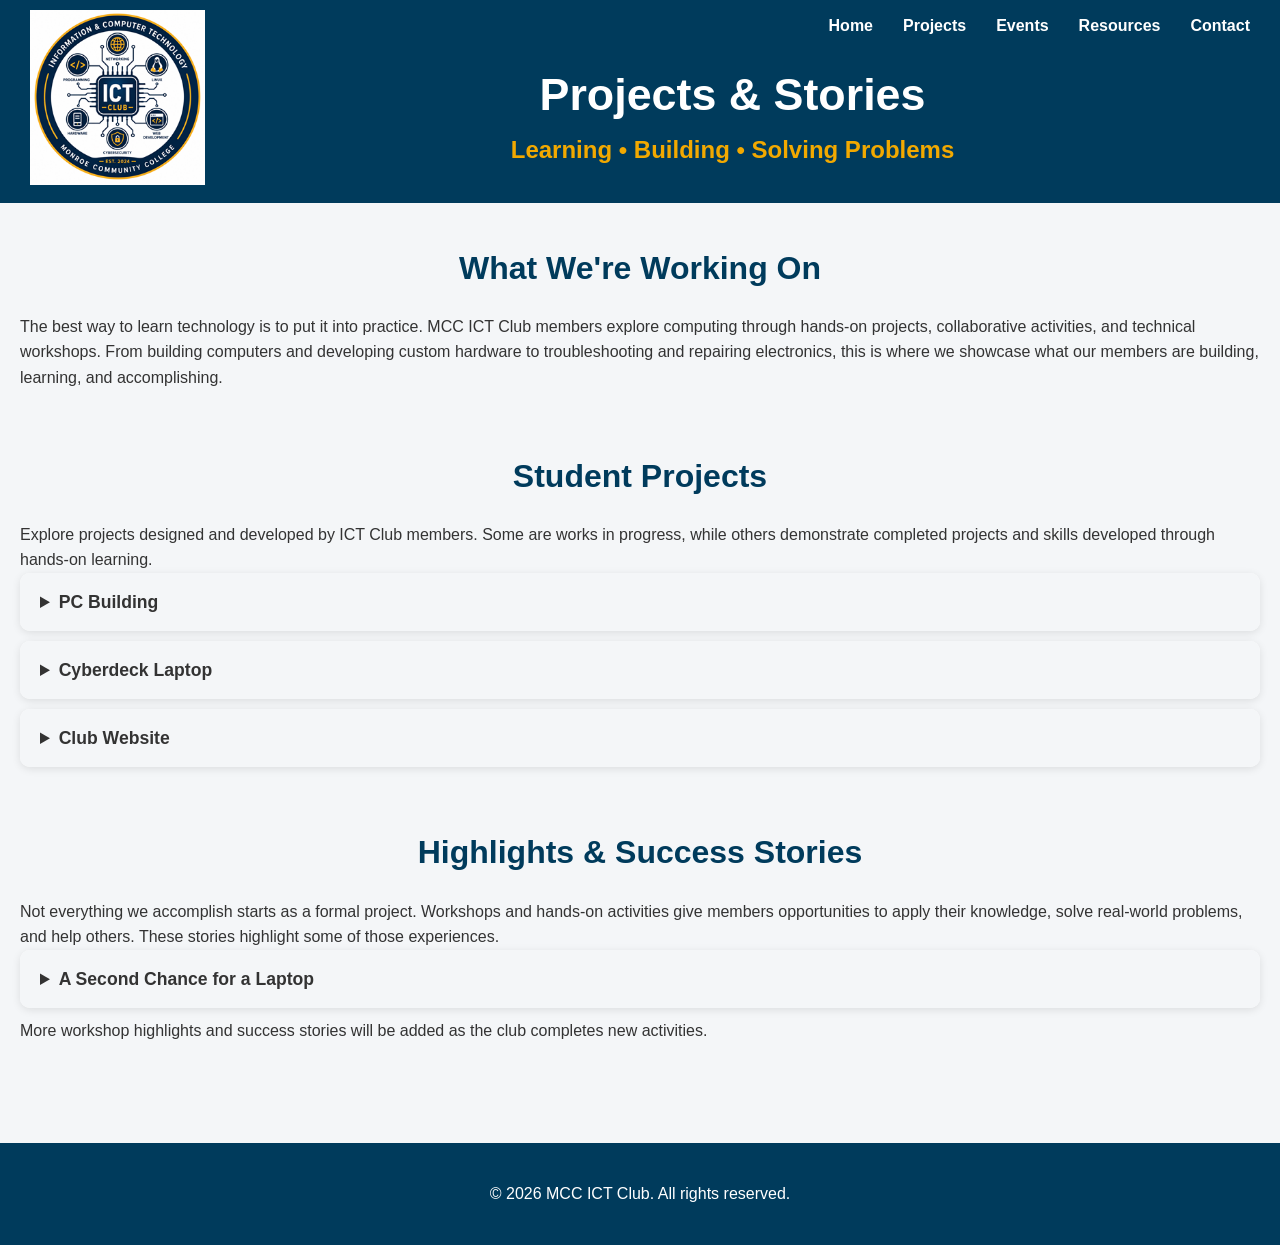
<file: projects.html>
<!DOCTYPE html>

<!--
===========================================================
FILE:       projects.html

DESCRIPTION:
    Project and success story showcase for the Monroe
    Community College Information & Computer Technology Club.

    Features student projects, workshop highlights, and
    technical accomplishments from club members.

AUTHOR:
    Monroe Community College
    Information & Computer Technology Club
===========================================================
-->

<html lang="en">

<head>
    <meta charset="UTF-8">
    <meta name="viewport" content="width=device-width, initial-scale=1.0">

    <title>Projects & Stories - ICT Club</title>

    <link rel="stylesheet" href="styles.css">
    <link rel="icon" type="image/png" href="images/ict_club_logo.png">
</head>

<body>
    <header>
        <div class="header-layout">
            <div class="logo">
                <a href="index.html">
                    <img src="images/ict_club_logo.png" alt="ICT Club Logo">
                </a>
            </div>

            <div class="header-content">
                <nav>
                    <ul class="nav-links">
                        <li><a href="index.html">Home</a></li>
                        <li><a href="projects.html">Projects</a></li>
                        <li><a href="events.html">Events</a></li>
                        <li><a href="resources.html">Resources</a></li>
                        <li><a href="contact.html">Contact</a></li>
                    </ul>
                </nav>

                <div class="hero">
                    <h1>Projects &amp; Stories</h1>
                    <h2>Learning • Building • Solving Problems</h2>
                </div>
            </div>
        </div>
    </header>

    <main>

        <!--=========================================
            Introduction
        ==========================================-->
        <section>
            <h2>What We're Working On</h2>

            <p>
                The best way to learn technology is to put it
                into practice. MCC ICT Club members explore
                computing through hands-on projects,
                collaborative activities, and technical
                workshops.

                From building computers and developing custom
                hardware to troubleshooting and repairing
                electronics, this is where we showcase what
                our members are building, learning, and
                accomplishing.
            </p>
        </section>


        <!--=========================================
            Student Projects
        ==========================================-->
        <section id="student-projects">

            <h2>Student Projects</h2>

            <p>
                Explore projects designed and developed by
                ICT Club members. Some are works in progress,
                while others demonstrate completed projects
                and skills developed through hands-on learning.
            </p>


            <!-- PC Building -->
            <details class="accordion">

                <summary class="accordion-summary">
                    PC Building
                </summary>

                <div class="event-content">

                    <p>
                        Artemis is building a personal computer!
                        Our PC building workshop helped clarify
                        the design choices, and an upcoming
                        workshop will help put it all together.
                        Pictures of the completed build are
                        coming soon!
                    </p>

                    <img src="images/ArtemisPCParts.jpg"
                        alt="Artemis's PC components laid out
                        before assembly">

                </div>
            </details>


            <!-- Cyberdeck Laptop -->
            <details class="accordion">

                <summary class="accordion-summary">
                    Cyberdeck Laptop
                </summary>

                <div class="event-content">

                    <p>
                        Collin is building a cyberdeck, a custom
                        portable computer built from scratch.
                        The build pairs a Raspberry Pi 3 Model B+
                        with a 7-inch touchscreen and a mini
                        keyboard with a built-in touchpad.

                        Powered by battery banks, the project
                        also includes plans for a 3D-printed
                        chassis.
                    </p>

                    <p>
                        Pictures of the build are coming soon,
                        so check back as it comes together!
                    </p>

                </div>
            </details>


            <!-- Club Website -->
            <details class="accordion">

                <summary class="accordion-summary">
                    Club Website
                </summary>

                <div class="event-content">

                    <p>
                        The website you're reading right now
                        is a club project! Since September,
                        club leadership has built and maintained
                        it by hand using HTML and CSS, adding
                        the events calendar, office hours,
                        workshop guides, and this project
                        showcase.
                    </p>

                    <p>
                        The site's code lives on GitHub, so
                        it's a great way to put what you learned
                        in Git &amp; GitHub 101 into practice.
                        Members can contribute anything from
                        fixing a typo to designing a new page.
                        Talk to an officer if you'd like to help!
                    </p>

                </div>
            </details>

        </section>

        <section id="highlights">
            <h2>Highlights &amp; Success Stories</h2>

            <p>
                Not everything we accomplish starts as a formal project.
                Workshops and hands-on activities give members opportunities
                to apply their knowledge, solve real-world problems, and
                help others. These stories highlight some of those experiences.
            </p>

            <details class="accordion">
                <summary class="accordion-summary">
                    A Second Chance for a Laptop
                </summary>

                <div class="event-content">
                    <p>
                        A coffee spill threatened to end the life of a
                        high-end Dell XPS laptop. What initially appeared
                        to be a costly motherboard failure turned into
                        a successful repair through careful inspection,
                        troubleshooting, and a little patience.
                    </p>

                    <p>
                        Read how a hands-on repair effort during an
                        MCC ICT Club workshop brought the laptop back
                        to life.
                    </p>

                    <p>
                        <a href="laptop-repair.html">
                            Read the Full Story &rarr;
                        </a>
                    </p>
                </div>
            </details>

            <p>
                More workshop highlights and success stories will be
                added as the club completes new activities.
            </p>

        </section>

    </main>

    <footer>
        <p>&copy; 2026 MCC ICT Club. All rights reserved.</p>
    </footer>

</body>
</html>
</file>
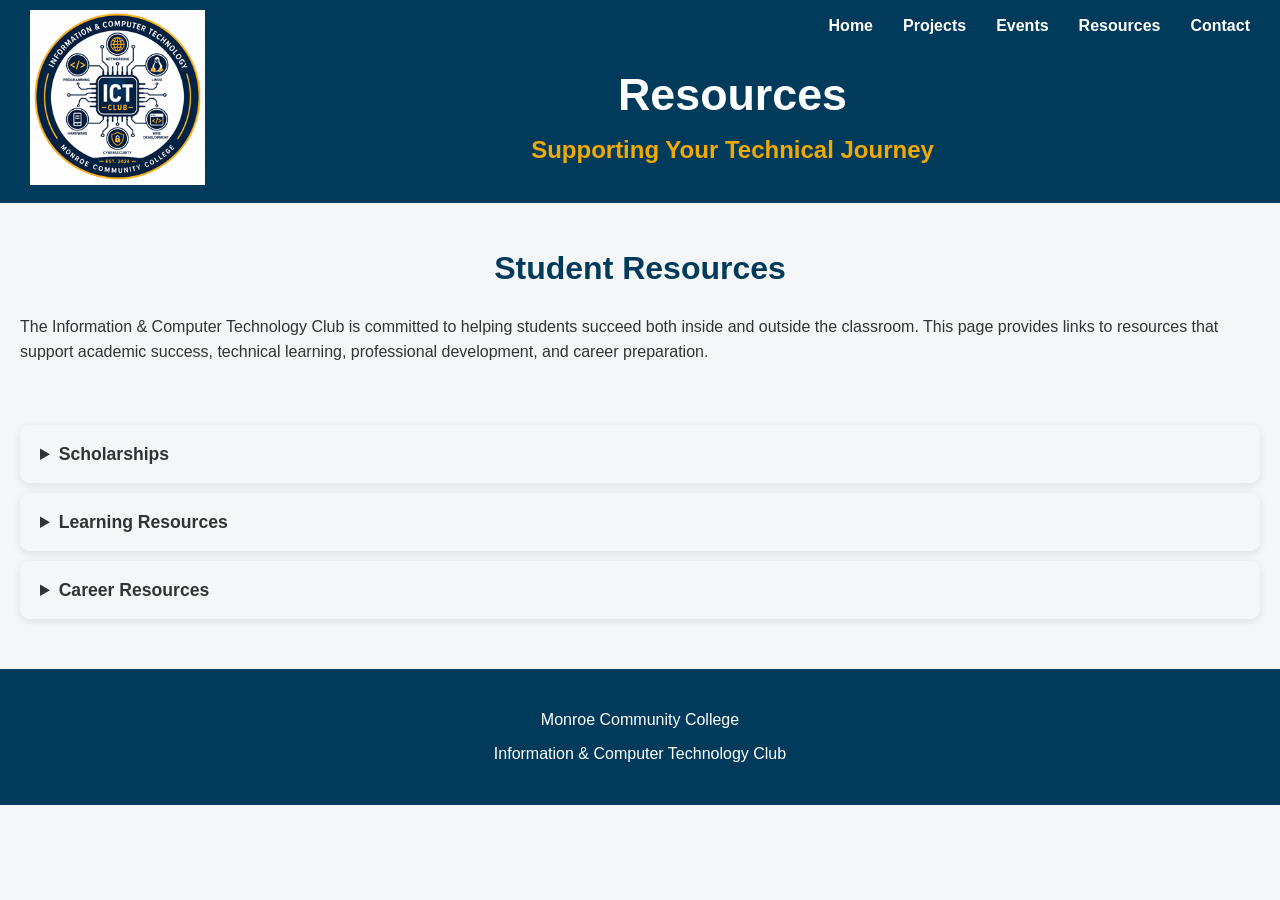
<file: resources.html>
<!DOCTYPE html>

<!--
===========================================================
FILE:       resources.html
 
DESCRIPTION:
    Resource page for the Monroe Community College
    Information & Computer Technology Club website.

    Provides links to technical learning resources,
    tutorials, documentation, software, and other
    reference materials that support students
    interested in programming, cybersecurity,
    networking, Linux, web development, and other
    areas of information and computer technology.

AUTHOR:
    Monroe Community College
    Information & Computer Technology Club
===========================================================
-->

<html lang="en">

<head>
    <meta charset="UTF-8">
    <meta name="viewport" content="width=device-width, initial-scale=1.0">

    <title>Resources - ICT Club</title>

    <link rel="stylesheet" href="styles.css">
    <link rel="icon" type="image/png" href="images/ict_club_logo.png">

</head>

<body>
    <header>
        <div class="header-layout">
            <div class="logo">
                <a href="index.html">
                    <img src="images/ict_club_logo.png" alt="ICT Club Logo">
                </a>
            </div>

            <div class="header-content">
                <nav>
                    <ul class="nav-links">
                        <li><a href="index.html">Home</a></li>
                        <li><a href="projects.html">Projects</a></li>
                        <li><a href="events.html">Events</a></li>
                        <li><a href="resources.html">Resources</a></li>
                        <li><a href="contact.html">Contact</a></li>
                    </ul>
                </nav>

                <div class="hero">
                    <h1>Resources</h1>
                    <h2>Supporting Your Technical Journey</h2>
                </div>
            </div>
        </div>
    </header>

    <main>
        <!--
              ==================================================
              Main Content
              ==================================================
          -->
        <section>

            <h2>Student Resources</h2>
            <p>
                The Information &amp; Computer Technology Club is
                committed to helping students succeed both inside and
                outside the classroom. This page provides links to
                resources that support academic success, technical
                learning, professional development, and career
                preparation.
            </p>
        </section>

        <!--==================================================
        Scholarships
        ==================================================-->
        <details class="accordion">
            <summary class="accordion-summary">
                <span class="accordion-title"> Scholarships </span>
            </summary>

            <div class="accordion-content">
                <details class="accordion">
                    <summary>
                        <span class="accordion-title"> MCC Scholarships </span>
                    </summary>
                    <div class="accordion-content">
                        <p>
                            🚧 Under Construction 🚧
                        </p>
                    </div>                   
                </details>
            </div>
        </details>

        <!--==================================================
        Learning Resources
        ==================================================-->
        <details class="accordion">
            <summary class="accordion-summary">
                <span class="accordion-title"> Learning Resources </span>
            </summary>

            <div class="accordion-content">
                <details class="accordion">
                    <summary>
                        <span class="accordion-title"> ICT Learning Center </span>
                    </summary>
                    <div class="accordion-content">

                         <p>
                            The ICT Learning Center is a tutoring center 
                            dedicated to supporting students in Computer 
                            Science, Computer Programming & Technology, 
                            Information Technology, and related programs.
                        </p>

                        <ul style="list-style-type: disc; padding-left: 40px;">
                            <li>Get help with programming assignments and ICT coursework</li>
                            <li>Learn technical concepts with support from knowledgeable tutors</li>
                            <li>Study, collaborate with classmates, and prepare for exams</li>
                            <li>Connect with other students in technology-related programs</li>
                        </ul>

                        <p>
                            <strong>Location:</strong>
                            Room 09-264
                        </p>
                    
                </details>
            </div>
        </details>
        
          
        <!--==========================================
        Career Resources
        ===========================================-->
        <details class="accordion">
            <summary class="accordion-summary">
                <span class="accordion-title"> Career Resources </span>
            </summary>

            <div class="accordion-content">
                <details class="accordion">
                    <summary>
                        <span class="accordion-title"> Resume Writing </span>
                    </summary>
                    <div class="accordion-content">
                        <p>
                            🚧 Under Construction 🚧
                        </p>
                    </div>
                </details>
            </div>
        </details>
    </main>

    <footer>
        <p>
            Monroe Community College
        </p>
        <p>
            Information &amp; Computer Technology Club
        </p>
    </footer>
</body>

</html>
</file>
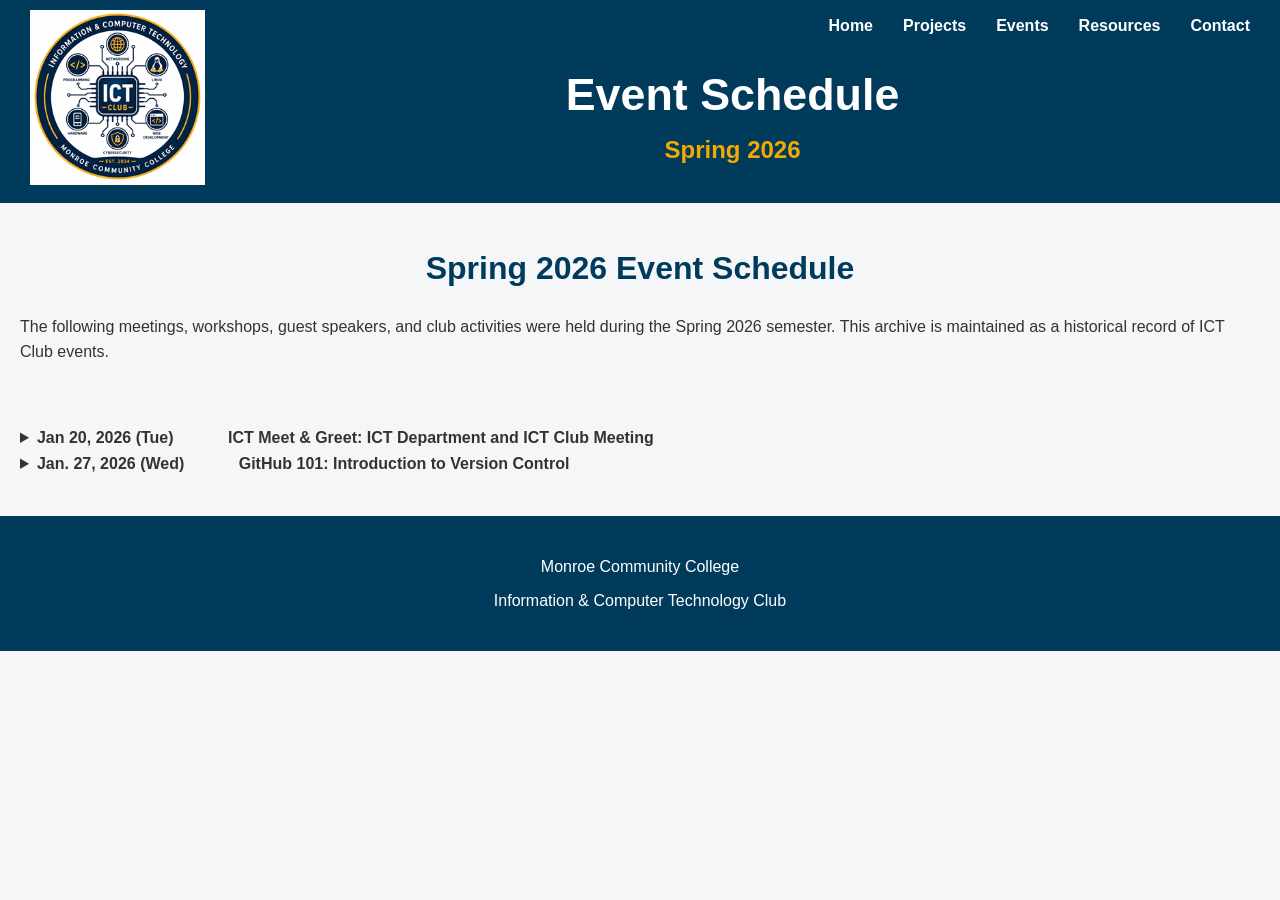
<file: archive/events_spring_2026.html>
<!DOCTYPE html>

<!--
===========================================================
FILE:       archive/events_spring_2026.html
 
DESCRIPTION:
    Archived events for the Monroe Community College
    Information & Computer Technology Club.

    This page preserves the schedule of workshops,
    meetings, and activities held during the
    Spring 2026 semester.
    
AUTHOR:
    Monroe Community College
    Information & Computer Technology Club
===========================================================
-->

<html lang="en">

<head>
  <meta charset="UTF-8">
  <meta name="viewport" content="width=device-width, initial-scale=1.0">

  <title>Events - ICT Club</title>

  <link rel="stylesheet" href="../styles.css">
  <link rel="icon" type="image/png" href="../images/ict_club_logo.png">

</head>

<body>
  <header>
    <div class="header-layout">
      <div class="logo">
        <a href="../index.html">
          <img src="../images/ict_club_logo.png" alt="ICT Club Logo">
        </a>
      </div>

      <div class="header-content">
        <nav>
          <ul class="nav-links">
            <li><a href="../index.html">Home</a></li>
            <li><a href="../projects.html">Projects</a></li>
            <li><a href="../events.html">Events</a></li>
            <li><a href="../resources.html">Resources</a></li>
            <li><a href="../contact.html">Contact</a></li>
          </ul>
        </nav>

        <div class="hero">
          <h1>Event Schedule</h1>
          <h2>Spring 2026</h2>
        </div>
      </div>
    </div>
  </header>

  <main>
    <!--
    ==================================================
    Main Content
    ==================================================
    -->
    <section>
      <h2>Spring 2026 Event Schedule</h2>
      <p>
        The following meetings, workshops, guest 
        speakers, and club activities were held during
        the Spring 2026 semester. This archive is 
        maintained as a historical record of ICT Club 
        events.
      </p>
    </section>

    <!--==================================================
    Event: ICT Meet & Greet
    ==================================================-->
    <details class="event">
      <summary class="event-summary">
        <span class="event-date"> Jan 20, 2026 (Tue) </span>
        <span class="event-title"> ICT Meet &amp; Greet: ICT Department and ICT Club Meeting </span>
      </summary>

      <div class="event-content">
       <p>
         The Information &amp; Computer Technologies Department
         and the ICT Club invites you to attend our annual ICT Meet &amp; Greet
         event. This is a great opportunity to learn more about
         our academic programs, meet faculty and staff, connect
         with fellow students, and discover how you can become
         involved with the ICT Club.
       </p>
       
       <h3>What You'll Do</h3>
       <ul>
         <li>Learn about ICT programs and courses</li>
         <li>Meet ICT faculty and staff</li>
         <li>Learn about the ICT Club and student opportunities</li>
         <li>Connect with fellow students</li>
         <li>Enjoy free pizza</li>
       </ul>
       
       <p> <strong>Date:</strong> Tuesday, January 20, 2026 </p>
       <p> <strong>Time:</strong> 12:00 PM – 1:00 PM </p>
       <p> <strong>Location:</strong> Room 09-263 </p>
       <p> <strong>Skill Level:</strong> Everyone </p>
       <p> <strong>Recommended Prerequisite:</strong> None </p>
     </div>
    </details>

    <!--==================================================
    Event: GitHub 101: Introduction to Version Control 
    ==================================================-->
    <details class="event">
      <summary class="event-summary">
        <span class="event-date"> Jan. 27, 2026 (Wed) </span>
        <span class="event-title"> GitHub 101: Introduction to Version Control </span>
      </summary>

      <div class="event-content">
       <p>
          The ICT Club invites you to attend our
          <strong>Git &amp; GitHub 101: Introduction to Version
          Control</strong> workshop. Version control has become
          an essential skill for software developers and is now
          widely used throughout industry and open-source
          software projects. This introductory workshop provides
          a hands-on introduction to Git and GitHub while
          explaining how version control helps individuals and
          teams manage software projects more effectively
       </p>
       
       <h3>What You'll Do</h3>
       <ul>
          <li>What is Version Control Software (VCS)?</li>
          <li>Why version control is important</li>
          <li>What is Git?</li>
          <li>What is GitHub?</li>
          <li>How Git and GitHub work together</li>
          <li>Using Git in VS Code and CCS</li>
       </ul>
       
       <p> <strong>Date:</strong> Tuesday, January 27, 2026 </p>
       <p> <strong>Time:</strong> 12:00 PM – 1:00 PM </p>
       <p> <strong>Location:</strong> Room 09-263 </p>
       <p> <strong>Skill Level:</strong> Everyone </p>
       <p> <strong>Recommended Prerequisite:</strong> None 
            This workshop is especially recommended for
            students enrolled in <strong>CPT210</strong> and
            <strong>CSC202</strong>.
       </p>
     </div>
    </details>
     
  </main>

  <footer>
    <p> Monroe Community College </p>
    <p> Information &amp; Computer Technology Club </p>
  </footer>
</body>

</html>
</file>
<file: styles.css>
/*==========================================================
FILE:       styles.css

DESCRIPTION:
    Cascading Style Sheet (CSS) for the Monroe Community
    College Information & Computer Technology Club website.

    This file defines the visual appearance of the website,
    including layout, colors, typography, navigation,
    buttons, cards, responsive design, and page formatting.

NOTES:
    - Keep related styles grouped together.
    - Add new sections using the standard comment format.
    - Update existing styles when possible rather than
      creating duplicate rules.

AUTHOR:
    Monroe Community College
    Information & Computer Technology Club

==========================================================*/


/*==================================================
    General Styles
==================================================*/
* {
    margin: 0;
    padding: 0;
    box-sizing: border-box;
}

/* Defines the formatting of the page body */
body {
    font-family: Arial, Helvetica, sans-serif;
    background-color: #F4F6F8;
    color: #333333;
    line-height: 1.6;
}

/* Defines the formatting of page sections */
main {
    max-width: 1400px;
    margin: 0 auto;
    padding: 40px 20px;
}

/* Defines the formatting of section areas */
section {
    margin-bottom: 60px;
}

/*==================================================
    Header

    Defines the website header displayed at
    the top of each page.
==================================================
*/

/* Defines the formatting of level 1, 2, and 3 headings */
h1,
h2,
h3 {
    color: #003B5C;
}

/* Defines the formatting of level 2 headings */
h2 {
    margin-bottom: 20px;
    font-size: 2rem;
    text-align: center;
}

/*==================================================
    Header
==================================================*/

/* Defines the formatting of the website header */
header {
    background-color: #003B5C;
    color: white;
    padding: 10px 30px 10px 30px;
}

/* Defines the formatting of headings within the website header */
header h1,
header h2,
header p {
    color: white;
}

/*==================================================
    Header Layout

    Defines the layout of the logo,
    navigation, and hero section within
    the page header.
==================================================*/

/* Defines the overall header layout */
.header-layout {
    display: flex;
    align-items: center;
    gap: 10px;
}

/* Defines the logo container */
.logo {
    flex: 0 0 auto;
}

/* Defines the logo image size */
.logo img {
    width: 175px;
    height: auto;
}

/* Defines the header content area */
.header-content {
    flex: 1;
}

/*==================================================
    Navigation

    Defines the formatting of the website
    navigation menu.
==================================================*/

/* Defines the formatting of the navigation bar */
nav {
    display: flex;
    justify-content: flex-end;
    margin-bottom: 20px;
}

/* Defines the formatting of the navigation link list */
.nav-links {
    list-style: none;
    display: flex;
    gap: 30px;
}

/* Defines the formatting of navigation links */
.nav-links a {
    color: white;
    text-decoration: none;
    font-weight: bold;
    transition: color 0.3s;
}

/* Defines the hover effect for navigation links */
.nav-links a:hover {
    color: #F2A900;
}

/*==================================================
    Hero Section
==================================================*/

/* Defines the formatting within the hero section */
.hero {
    text-align: center;
}

/* Defines the formatting of level 1 headings within the hero section */
.hero h1 {
    font-size: 2.8rem;
    margin-bottom: 1px;
}

/* Defines the formatting of level 2 headings within the hero section */
.hero h2 {
    color: #F2A900;
    font-size: 1.5rem;
}



/*==================================================
    Information Cards
==================================================*/

/* Defines the formatting of the card container */
.card-container {
    display: flex;
    flex-wrap: wrap;
    justify-content: center;
    gap: 25px;
}

/* Defines the formatting of a standard information card */
.card {
    flex: 1 1 320px;
    max-width: 320px;
    background: white;
    border-radius: 10px;
    box-shadow: 0 3px 10px rgba(0, 0, 0, .12);
    overflow: hidden;
    transition: transform .25s, box-shadow .25s;
}

/* Defines the formatting of a wide information card */
.card-wide {
    flex: 1 1 400px;
    max-width: 400px;
    background: white;
    border-radius: 10px;
    box-shadow: 0 3px 10px rgba(0, 0, 0, .12);
    overflow: hidden;
    transition: transform .25s,
        box-shadow .25s;
}


/* Defines the hover effect for information cards */
.card:hover {
    transform: translateY(-15px);
    box-shadow: 0 8px 18px rgba(0, 0, 0, .18);
}

/* Defines the formatting of level 3 headings within a card */
.card h3 {
    background-color: #003B5C;
    color: white;
    padding: 15px;
    text-align: center;
}

/* Defines the formatting of paragraphs within a card */
.card p {
    padding: 20px;
    font-size: .95rem;
}

/*==================================================
    Section Box
==================================================*/
.section-box {
    background: white;
    padding: 35px;
    margin-bottom: 30px;
    border-radius: 10px;
    box-shadow: 0 2px 8px rgba(0, 0, 0, .10);
}

/*==================================================
    Projects Section
==================================================*/
#projects {
    background: white;
    padding: 35px;
    border-radius: 10px;
    box-shadow: 0 2px 8px rgba(0, 0, 0, .10);
    text-align: center;
}

/*==================================================
    Events Section
==================================================*/
#events {
    background: white;
    padding: 35px;
    border-radius: 10px;
    box-shadow: 0 2px 8px rgba(0, 0, 0, .10);
    text-align: center;
}

/*==================================================
    Footer
==================================================*/
footer {
    background-color: #003B5C;
    color: white;
    text-align: center;
    padding: 30px;
}

footer p {
    margin: 8px 0;
}

/*==================================================
    Responsive Layout
==================================================*/
@media (max-width: 900px) {
    nav {
        flex-direction: column;
        gap: 20px;
    }

    .nav-links {
        flex-wrap: wrap;
        justify-content: center;
        gap: 15px;
    }

    .hero h1 {
        font-size: 2.2rem;
    }

    .hero h2 {
        font-size: 1.6rem;
    }

    .card {
        width: 100%;
    }
}


/*==================================================
    Accordion Components
==================================================*/

/* Defines the overall accordion container  */
.accordion
{
    background: white;
    margin-bottom: 10px;
    border-radius: 10px;
    box-shadow: 0 2px 8px rgba(0, 0, 0, .10);
    overflow: hidden;
}

/* Indents nested accordions */
.accordion .accordion
{
    margin-top: 15px;
    margin-left: 40px;
}

/* Changes cursor to pointer on hover */
.accordion summary
{
    cursor: pointer;
}

/* Defines formatting for accordion summary */
.accordion-summary
{
    width: 100%;
    padding: 15px 20px;
    font-size: 1.1rem;
    font-weight: bold;
    background-color: #F4F6F8;
}

/* Defines formatting for accordion when hovering over summary */
.accordion summary:hover
{
    background-color: #87898a;
}

/* Defines formatting for accordion title */
.accordion-title
{
    font-weight: bold;
}

/* Defines formatting for event date */
.event-date
{
    white-space: nowrap;
    font-weight: bold;
}

/* Defines formatting for event title */
.event-title
{
    font-weight: bold;
    padding-left: 50px;
    white-space: nowrap;    
}

/* Defines formatting for event content */
.event-content
{
    padding: 20px;
}

/* Defines formatting for level 3 headings */
.event-content h3
{
    margin-top: 24px;
    margin-bottom: 10px;
}

/* Defines formatting for paragraphs within event content  */
.event-content p
{
    margin-bottom: 12px;
}

/* Defines formatting for unordered lists within event content  */
.event-content ul
{
    margin-left: 25px;
    margin-bottom: 20px;
}

/* Defines formatting for list items within event content */
.event-content li
{
    margin-bottom: 6px;
}

/* Defines formatting for important notices within event content */
.event-content .event-notice
{
    font-size: 1.3em;
    font-weight: 900;
    text-decoration: underline;
}
.event-content img
{
    display: block;
    width: 100%;
    max-width: 400px;
    height: auto;
    margin: 0 auto 12px;
    border-radius: 6px;
}


/*==================================================
    Markdown Viewer
==================================================*/

/* Defines the formatting of the file picker bar */
.markdown-picker {
    display: flex;
    flex-wrap: wrap;
    align-items: center;
    gap: 15px;
}

/* Defines the formatting of the file picker label */
.markdown-picker label {
    font-weight: bold;
    color: #003B5C;
}

/* Defines the formatting of the file picker dropdown */
.markdown-picker select {
    flex: 1 1 250px;
    max-width: 500px;
    padding: 8px 12px;
    font-size: 1rem;
    border: 2px solid #003B5C;
    border-radius: 6px;
    background-color: white;
    cursor: pointer;
}

/* Defines the focus effect for the file picker dropdown */
.markdown-picker select:focus {
    outline: none;
    border-color: #F2A900;
}

/* Defines the formatting of the rendered markdown area */
.markdown-body {
    max-width: 900px;
    margin-left: auto;
    margin-right: auto;
}

/* Defines the formatting of headings within rendered markdown */
.markdown-body h1 {
    font-size: 2.2rem;
    margin-bottom: 20px;
    padding-bottom: 10px;
    border-bottom: 3px solid #F2A900;
}

.markdown-body h2 {
    font-size: 1.6rem;
    text-align: left;
    margin-top: 30px;
    margin-bottom: 12px;
}

.markdown-body h3 {
    margin-top: 24px;
    margin-bottom: 10px;
}

/* Defines the formatting of paragraphs and lists within rendered markdown */
.markdown-body p {
    margin-bottom: 14px;
}

.markdown-body ul,
.markdown-body ol {
    margin-left: 25px;
    margin-bottom: 14px;
}

.markdown-body li {
    margin-bottom: 6px;
}

/* Defines the formatting of links within rendered markdown */
.markdown-body a {
    color: #003B5C;
}

.markdown-body a:hover {
    color: #F2A900;
}

/* Defines the formatting of code within rendered markdown */
.markdown-body code {
    font-family: Consolas, "Courier New", monospace;
    background-color: #F4F6F8;
    padding: 2px 5px;
    border-radius: 4px;
}

.markdown-body pre {
    background-color: #F4F6F8;
    padding: 15px;
    border-radius: 6px;
    overflow-x: auto;
    margin-bottom: 14px;
}

.markdown-body pre code {
    padding: 0;
}

/* Defines the formatting of block quotes within rendered markdown */
.markdown-body blockquote {
    border-left: 4px solid #F2A900;
    padding-left: 15px;
    margin-bottom: 14px;
    color: #555555;
}

/* Defines the formatting of tables within rendered markdown */
.markdown-body table {
    border-collapse: collapse;
    margin-bottom: 14px;
    display: block;
    overflow-x: auto;
}

.markdown-body th,
.markdown-body td {
    border: 1px solid #CCCCCC;
    padding: 8px 12px;
}

.markdown-body th {
    background-color: #003B5C;
    color: white;
}

/* Defines the formatting of images within rendered markdown */
.markdown-body img {
    max-width: 100%;
}


/*==================================================
    Featured Stories
==================================================*/

/* Defines the formatting of featured story cards */
.story-card {
    flex: 1 1 320px;
    max-width: 420px;
    background: white;
    border-radius: 10px;
    box-shadow: 0 3px 10px rgba(0, 0, 0, .12);
    overflow: hidden;
}

.story-image {
    max-width: 650px;
    margin: 25px auto;
    text-align: center;
}

/* Defines the formatting of article images */
.story-image img {
    display: block;
    width: 100%;
    height: auto;
    border-radius: 6px;
}

/* Defines the formatting of image captions */
.story-image figcaption {
    margin-top: 8px;
    font-size: 0.9rem;
    color: #666666;
    font-style: italic;
}

/* Defines the formatting of story titles */
.story-card h3 {
    padding: 15px 20px 5px;
}

/* Defines the formatting of story descriptions */
.story-card p {
    padding: 10px 20px;
    font-size: .95rem;
}

/* Defines the formatting of story links */
.story-card a {
    display: inline-block;
    margin: 0 20px 20px;
    color: #003B5C;
    font-weight: bold;
    text-decoration: none;
}

.story-card a:hover {
    color: #F2A900;
    text-decoration: underline;
}

.featured-story-card {
    max-width: 800px;
    margin: 0 auto;
    padding: 25px 30px;
    background: white;
    border-radius: 10px;
    box-shadow: 0 3px 10px rgba(0, 0, 0, .12);
}

/* Defines the formatting of the story title */
.featured-story-card h3 {
    background-color: #003B5C;
    color: white;
    padding: 15px;
    margin: -25px -30px 20px;
    border-radius: 10px 10px 0 0;
    text-align: center;
}

/* Defines the formatting of story paragraphs */
.featured-story-card p {
    margin-bottom: 15px;
}

/* Defines the formatting of the story link */
.featured-story-card a {
    color: #003B5C;
    font-weight: bold;
    text-decoration: none;
}

.featured-story-card a:hover {
    color: #F2A900;
    text-decoration: underline;
}

/*==================================================
    Article Content
==================================================*/

.article-content {
    max-width: 900px;
    margin: 0 auto;
}

.article-content p {
    margin-bottom: 18px;
    line-height: 1.7;
}
</file>
